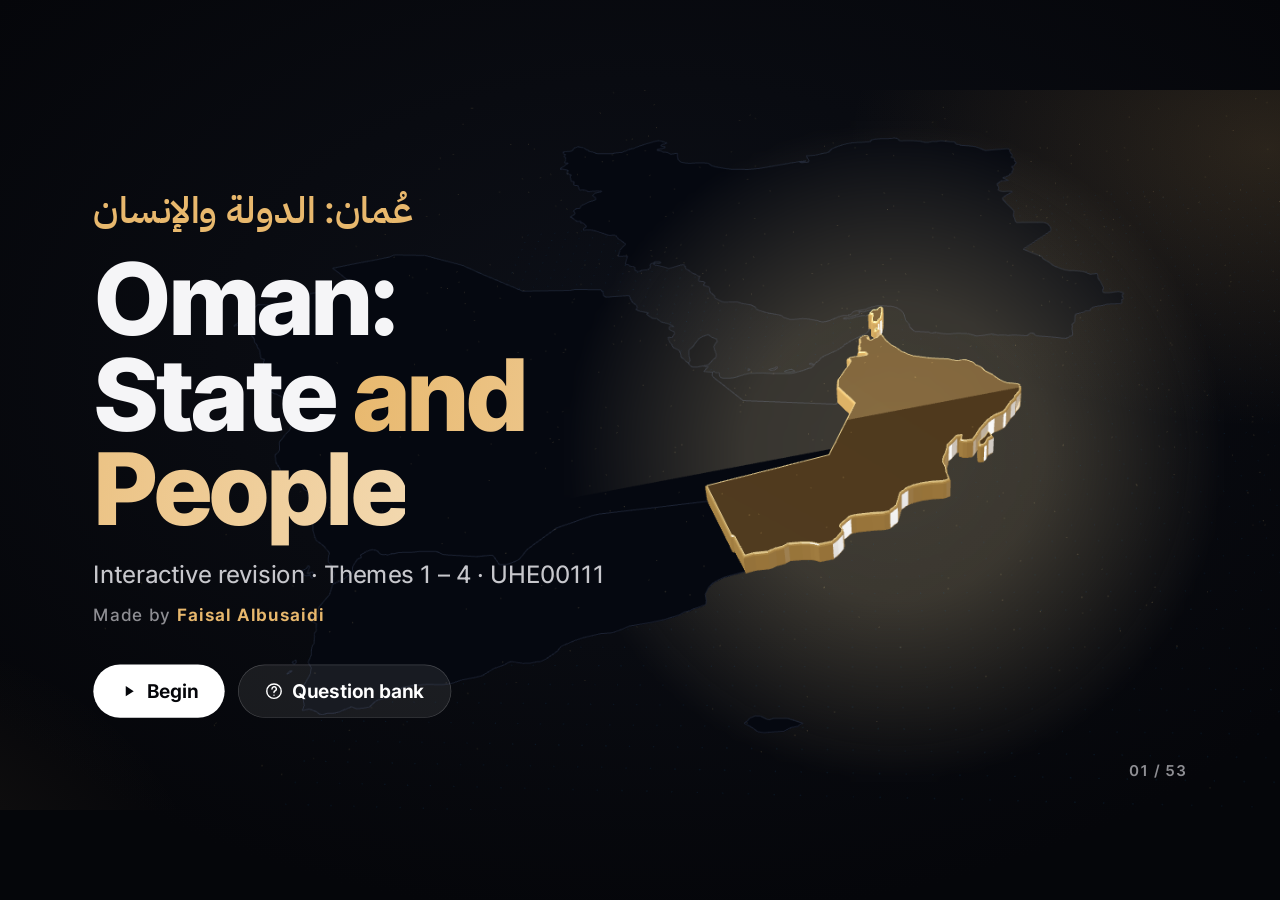
<file: index.html>
<!doctype html>
<html lang="en">
<head>
<meta charset="utf-8">
<meta name="viewport" content="width=device-width,initial-scale=1">
<title>Oman: State and People</title>
<meta name="author" content="Faisal Albusaidi">
<meta name="description" content="Interactive revision presentation for Oman: State and People (UHE00111) — Themes 1 to 4.">
<link rel="icon" href="data:image/svg+xml,%3Csvg xmlns='http://www.w3.org/2000/svg' viewBox='0 0 64 64'%3E%3Crect width='64' height='64' rx='14' fill='%2305060a'/%3E%3Cpath d='M18 46V20l8 4v22M34 46V18l12 8v20' stroke='%23e8b86d' stroke-width='5' fill='none' stroke-linejoin='round'/%3E%3C/svg%3E">
<link rel="preload" href="assets/fonts/inter-var.woff2" as="font" type="font/woff2" crossorigin>
<link rel="stylesheet" href="css/deck.css?v=1793564796">
</head>
<body>
<!-- ============ icon sprite ============ -->
<svg width="0" height="0" style="position:absolute" aria-hidden="true">
 <defs>
  <g id="g" fill="none" stroke="currentColor" stroke-width="1.8" stroke-linecap="round" stroke-linejoin="round"></g>
 </defs>
 <symbol id="i-belief" viewBox="0 0 24 24"><path d="M20 14.5A8 8 0 1 1 9.5 4a6.5 6.5 0 0 0 10.5 10.5z" fill="none" stroke="currentColor" stroke-width="1.8" stroke-linejoin="round"/><path d="M17 4l.6 1.6 1.6.6-1.6.6L17 8.4l-.6-1.6-1.6-.6 1.6-.6z" fill="currentColor"/></symbol>
 <symbol id="i-lang" viewBox="0 0 24 24"><path d="M21 12a8 8 0 0 1-11.6 7.1L4 20l1-4.6A8 8 0 1 1 21 12z" fill="none" stroke="currentColor" stroke-width="1.8" stroke-linejoin="round"/><path d="M8.5 12h.01M12 12h.01M15.5 12h.01" stroke="currentColor" stroke-width="2.6" stroke-linecap="round"/></symbol>
 <symbol id="i-fort" viewBox="0 0 24 24"><path d="M3 21h18M5 21V9l2-1V5h2v2h2V5h2v2h2V5h2v3l2 1v12M10 21v-4a2 2 0 0 1 4 0v4" fill="none" stroke="currentColor" stroke-width="1.8" stroke-linejoin="round" stroke-linecap="round"/></symbol>
 <symbol id="i-mountain" viewBox="0 0 24 24"><path d="M2 20l7-11 4 6 3-4 6 9z" fill="none" stroke="currentColor" stroke-width="1.8" stroke-linejoin="round"/></symbol>
 <symbol id="i-dunes" viewBox="0 0 24 24"><circle cx="17" cy="6" r="2.5" fill="none" stroke="currentColor" stroke-width="1.8"/><path d="M2 18c3-3 6-3 9 0s6 3 11 0M2 13c3-3 6-3 9 0" fill="none" stroke="currentColor" stroke-width="1.8" stroke-linecap="round"/></symbol>
 <symbol id="i-wave" viewBox="0 0 24 24"><path d="M2 9c2.5-2 5-2 7.5 0s5 2 7.5 0 3-1.5 5-1M2 15c2.5-2 5-2 7.5 0s5 2 7.5 0 3-1.5 5-1" fill="none" stroke="currentColor" stroke-width="1.8" stroke-linecap="round"/></symbol>
 <symbol id="i-palm" viewBox="0 0 24 24"><path d="M12 22V11M12 11C10 8 6 7 3 8M12 11c2-3 6-4 9-3M12 11c-1-3-4-6-7-6M12 11c1-3 4-6 7-6" fill="none" stroke="currentColor" stroke-width="1.8" stroke-linecap="round"/></symbol>
 <symbol id="i-water" viewBox="0 0 24 24"><path d="M12 3s6 6.5 6 11a6 6 0 0 1-12 0c0-4.5 6-11 6-11z" fill="none" stroke="currentColor" stroke-width="1.8" stroke-linejoin="round"/></symbol>
 <symbol id="i-fish" viewBox="0 0 24 24"><path d="M2 12c3-4 8-5 12-3l5-3v12l-5-3c-4 2-9 1-12-3z" fill="none" stroke="currentColor" stroke-width="1.8" stroke-linejoin="round"/><circle cx="7" cy="11" r="1" fill="currentColor"/></symbol>
 <symbol id="i-users" viewBox="0 0 24 24"><g fill="none" stroke="currentColor" stroke-width="1.8" stroke-linecap="round"><circle cx="9" cy="7" r="4"/><path d="M16 21v-2a4 4 0 0 0-4-4H6a4 4 0 0 0-4 4v2M22 21v-2a4 4 0 0 0-3-3.9M16 3.1a4 4 0 0 1 0 7.8"/></g></symbol>
 <symbol id="i-flag" viewBox="0 0 24 24"><path d="M5 22V3M5 4h13l-2.5 4L18 12H5" fill="none" stroke="currentColor" stroke-width="1.8" stroke-linejoin="round" stroke-linecap="round"/></symbol>
 <symbol id="i-music" viewBox="0 0 24 24"><g fill="none" stroke="currentColor" stroke-width="1.8"><path d="M9 18V5l12-2v13"/><circle cx="6" cy="18" r="3"/><circle cx="18" cy="16" r="3"/></g></symbol>
 <symbol id="i-shield" viewBox="0 0 24 24"><path d="M12 22s8-4 8-10V5l-8-3-8 3v7c0 6 8 10 8 10z" fill="none" stroke="currentColor" stroke-width="1.8" stroke-linejoin="round"/></symbol>
 <symbol id="i-vote" viewBox="0 0 24 24"><path d="M3 12h18v9H3zM7 12V4h10v8M9.5 8l1.8 1.8L15 6" fill="none" stroke="currentColor" stroke-width="1.8" stroke-linejoin="round" stroke-linecap="round"/></symbol>
 <symbol id="i-work" viewBox="0 0 24 24"><path d="M3 7h18v13H3zM8 7V4h8v3M3 13h18" fill="none" stroke="currentColor" stroke-width="1.8" stroke-linejoin="round"/></symbol>
 <symbol id="i-building" viewBox="0 0 24 24"><path d="M3 21h18M5 21V8l7-5 7 5v13M9 21v-6h6v6" fill="none" stroke="currentColor" stroke-width="1.8" stroke-linejoin="round"/></symbol>
 <symbol id="i-scale" viewBox="0 0 24 24"><path d="M12 3v18M6 21h12M3 7h18M6 7l-3 7a3 3 0 0 0 6 0zM18 7l-3 7a3 3 0 0 0 6 0z" fill="none" stroke="currentColor" stroke-width="1.8" stroke-linejoin="round"/></symbol>
 <symbol id="i-coins" viewBox="0 0 24 24"><path d="M4 7c0-1.7 3.6-3 8-3s8 1.3 8 3-3.6 3-8 3-8-1.3-8-3zM4 7v5c0 1.7 3.6 3 8 3s8-1.3 8-3V7M4 12v5c0 1.7 3.6 3 8 3s8-1.3 8-3v-5" fill="none" stroke="currentColor" stroke-width="1.8"/></symbol>
 <symbol id="i-heart" viewBox="0 0 24 24"><path d="M12 21s-8-5-8-11a4.5 4.5 0 0 1 8-2.8A4.5 4.5 0 0 1 20 10c0 6-8 11-8 11z" fill="none" stroke="currentColor" stroke-width="1.8" stroke-linejoin="round"/></symbol>
 <symbol id="i-ship" viewBox="0 0 24 24"><path d="M2 20c2 1 4 1 6 0s4-1 6 0 4 1 6 0M4 17l-1-5h18l-2 5M12 12V3l6 6h-6" fill="none" stroke="currentColor" stroke-width="1.8" stroke-linejoin="round" stroke-linecap="round"/></symbol>
 <symbol id="i-car" viewBox="0 0 24 24"><g fill="none" stroke="currentColor" stroke-width="1.8" stroke-linejoin="round"><path d="M3 16v-4l2-5h14l2 5v4zM5 16v3M19 16v3"/><circle cx="7.5" cy="13" r=".8" fill="currentColor"/><circle cx="16.5" cy="13" r=".8" fill="currentColor"/></g></symbol>
 <symbol id="i-walk" viewBox="0 0 24 24"><g fill="none" stroke="currentColor" stroke-width="1.8" stroke-linecap="round" stroke-linejoin="round"><circle cx="13" cy="4" r="2"/><path d="M8 21l3-7 3 3v4M11 14l-.5-5 4 2 3 1M10.5 9L7 11l-1 3"/></g></symbol>
 <symbol id="i-msg" viewBox="0 0 24 24"><path d="M4 4h16v12H8l-4 4z" fill="none" stroke="currentColor" stroke-width="1.8" stroke-linejoin="round"/></symbol>
 <symbol id="i-home" viewBox="0 0 24 24"><path d="M3 11l9-7 9 7v10H3zM9 21v-6h6v6" fill="none" stroke="currentColor" stroke-width="1.8" stroke-linejoin="round"/></symbol>
 <symbol id="i-book" viewBox="0 0 24 24"><path d="M2 5h7a3 3 0 0 1 3 3v13a2.5 2.5 0 0 0-2.5-2.5H2zM22 5h-7a3 3 0 0 0-3 3v13a2.5 2.5 0 0 1 2.5-2.5H22z" fill="none" stroke="currentColor" stroke-width="1.8" stroke-linejoin="round"/></symbol>
 <symbol id="i-health" viewBox="0 0 24 24"><path d="M4 4h16v16H4zM12 8v8M8 12h8" fill="none" stroke="currentColor" stroke-width="1.8" stroke-linejoin="round" stroke-linecap="round"/></symbol>
 <symbol id="i-road" viewBox="0 0 24 24"><path d="M8 3L4 21M16 3l4 18M12 4v3M12 10.5v3M12 17v3" fill="none" stroke="currentColor" stroke-width="1.8" stroke-linecap="round"/></symbol>
 <symbol id="i-signal" viewBox="0 0 24 24"><g fill="none" stroke="currentColor" stroke-width="1.8" stroke-linecap="round"><path d="M2 9a15 15 0 0 1 20 0M5 13a10 10 0 0 1 14 0M8.5 16.5a5 5 0 0 1 7 0"/><circle cx="12" cy="20" r="1" fill="currentColor"/></g></symbol>
 <symbol id="i-cap" viewBox="0 0 24 24"><path d="M2 9l10-5 10 5-10 5zM6 11v5c3 2 9 2 12 0v-5M22 9v6" fill="none" stroke="currentColor" stroke-width="1.8" stroke-linejoin="round" stroke-linecap="round"/></symbol>
 <symbol id="i-bulb" viewBox="0 0 24 24"><path d="M9 18h6M10 21h4M12 3a6 6 0 0 0-4 10.5c.8.8 1 1.5 1 2.5h6c0-1 .2-1.7 1-2.5A6 6 0 0 0 12 3z" fill="none" stroke="currentColor" stroke-width="1.8" stroke-linejoin="round" stroke-linecap="round"/></symbol>
 <symbol id="i-globe" viewBox="0 0 24 24"><g fill="none" stroke="currentColor" stroke-width="1.8"><circle cx="12" cy="12" r="9"/><path d="M3 12h18M12 3c3 3 3 15 0 18M12 3c-3 3-3 15 0 18"/></g></symbol>
 <symbol id="i-hand" viewBox="0 0 24 24"><path d="M2 11l4-4 4 2 3-2 4 1 5 3M2 11l7 7 2-1 2 2 2-1 2 1 4-5M9 12l3 3" fill="none" stroke="currentColor" stroke-width="1.8" stroke-linejoin="round" stroke-linecap="round"/></symbol>
 <symbol id="i-pot" viewBox="0 0 24 24"><path d="M4 10h16v3a8 8 0 0 1-16 0zM2 10h20M9 6.5c0-1 1-1 1-2.5M14 6.5c0-1 1-1 1-2.5" fill="none" stroke="currentColor" stroke-width="1.8" stroke-linejoin="round" stroke-linecap="round"/></symbol>
 <symbol id="i-trophy" viewBox="0 0 24 24"><path d="M8 4h8v5a4 4 0 0 1-8 0zM8 6H4a3 3 0 0 0 4 4M16 6h4a3 3 0 0 1-4 4M12 13v4M8 21h8M9 17h6v4H9z" fill="none" stroke="currentColor" stroke-width="1.8" stroke-linejoin="round" stroke-linecap="round"/></symbol>
 <symbol id="i-gem" viewBox="0 0 24 24"><path d="M6 3h12l4 6-10 12L2 9zM2 9h20M12 21L8 9l4-6 4 6z" fill="none" stroke="currentColor" stroke-width="1.8" stroke-linejoin="round"/></symbol>
 <symbol id="i-tool" viewBox="0 0 24 24"><path d="M15 3l6 6-3 3-6-6zM12 6L3 15l6 6 9-9" fill="none" stroke="currentColor" stroke-width="1.8" stroke-linejoin="round"/></symbol>
 <symbol id="i-spark" viewBox="0 0 24 24"><path d="M12 2l2.2 6.8L21 11l-6.8 2.2L12 20l-2.2-6.8L3 11l6.8-2.2z" fill="none" stroke="currentColor" stroke-width="1.8" stroke-linejoin="round"/></symbol>
 <symbol id="i-museum" viewBox="0 0 24 24"><path d="M3 21h18M4 10h16M12 3l9 7H3zM6 10v8M10 10v8M14 10v8M18 10v8" fill="none" stroke="currentColor" stroke-width="1.8" stroke-linejoin="round"/></symbol>
 <symbol id="i-check" viewBox="0 0 24 24"><path d="M4 12l5 5L20 6" fill="none" stroke="currentColor" stroke-width="2.4" stroke-linecap="round" stroke-linejoin="round"/></symbol>
 <symbol id="i-x" viewBox="0 0 24 24"><path d="M6 6l12 12M18 6L6 18" fill="none" stroke="currentColor" stroke-width="2.4" stroke-linecap="round"/></symbol>
 <symbol id="i-chart" viewBox="0 0 24 24"><path d="M3 3v18h18M7 15l4-4 3 3 6-6" fill="none" stroke="currentColor" stroke-width="1.8" stroke-linejoin="round" stroke-linecap="round"/></symbol>
 <symbol id="i-truck" viewBox="0 0 24 24"><g fill="none" stroke="currentColor" stroke-width="1.8" stroke-linejoin="round"><path d="M2 6h11v10H2zM13 9h4l4 4v3h-8"/><circle cx="6" cy="18" r="2"/><circle cx="17" cy="18" r="2"/></g></symbol>
 <symbol id="i-sun" viewBox="0 0 24 24"><g fill="none" stroke="currentColor" stroke-width="1.8" stroke-linecap="round"><circle cx="12" cy="12" r="4"/><path d="M12 2v2M12 20v2M2 12h2M20 12h2M4.9 4.9l1.4 1.4M17.7 17.7l1.4 1.4M4.9 19.1l1.4-1.4M17.7 6.3l1.4-1.4"/></g></symbol>
 <symbol id="i-factory" viewBox="0 0 24 24"><path d="M2 21V10l6 4V10l6 4V5h8v16zM6 18h2M11 18h2M17 18h2" fill="none" stroke="currentColor" stroke-width="1.8" stroke-linejoin="round" stroke-linecap="round"/></symbol>
 <symbol id="i-plane" viewBox="0 0 24 24"><path d="M21 3L3 10.5l7 2.5 2.5 7z" fill="none" stroke="currentColor" stroke-width="1.8" stroke-linejoin="round"/></symbol>
 <symbol id="i-arrow" viewBox="0 0 24 24"><path d="M5 12h14M13 6l6 6-6 6" fill="none" stroke="currentColor" stroke-width="2" stroke-linecap="round" stroke-linejoin="round"/></symbol>
 <symbol id="i-play" viewBox="0 0 24 24"><path d="M8 5v14l11-7z" fill="currentColor"/></symbol>
 <symbol id="i-quiz" viewBox="0 0 24 24"><g fill="none" stroke="currentColor" stroke-width="2" stroke-linecap="round"><circle cx="12" cy="12" r="10"/><path d="M9.2 9a3 3 0 1 1 4 2.8c-.7.3-1.2.9-1.2 1.7V14M12 17.5h.01"/></g></symbol>
 <symbol id="i-crown" viewBox="0 0 24 24"><path d="M3 18h18M4 15L3 6l5 4 4-6 4 6 5-4-1 9z" fill="none" stroke="currentColor" stroke-width="1.8" stroke-linejoin="round"/></symbol>
 <symbol id="i-anchor" viewBox="0 0 24 24"><g fill="none" stroke="currentColor" stroke-width="1.8" stroke-linecap="round"><circle cx="12" cy="5" r="2"/><path d="M12 7v14M5 13H3a9 9 0 0 0 18 0h-2M8 11h8"/></g></symbol>
</svg>

<div id="viewport">
<div id="stage">
<div id="progress"></div>
<div id="brand">Made by <b>Faisal Albusaidi</b></div>
<div id="chapter"></div>
<div id="counter"></div>
<div id="pop"></div>

<!-- =====================================================
     COVER
     ===================================================== -->
<section class="slide" id="s-cover" data-theme="0" data-chrome="off" data-title="Oman: State and People"
 data-notes="Welcome. This deck revises all four themes of UHE00111 (plus Theme 3A).|Arrow keys / clicker to move · hover any underlined item or (+) for detail · O = overview · P = presenter notes · Q = quiz.">
  <div class="canvas-host" data-scene="oman" data-opts='{"spin":true,"dist":21,"look":[-6.3,-0.2,0],"tilt":0.9}'></div>
  <div class="cover-title over">
    <span class="ar rv" lang="ar">عُمان: الدولة والإنسان</span>
    <h1 class="display rv">Oman:<br>State <em>and People</em></h1>
    <p class="sub rv">Interactive revision · Themes 1 – 4 · UHE00111</p>
    <p class="credit rv">Made by <b>Faisal Albusaidi</b></p>
    <div class="btns rv">
      <button class="btn" data-goto="s-agenda"><svg><use href="#i-play"/></svg>Begin</button>
      <a class="btn ghost" href="quiz.html" target="_blank" rel="noopener"><svg><use href="#i-quiz"/></svg>Question bank</a>
    </div>
  </div>
</section>

<!-- AGENDA -->
<section class="slide" id="s-agenda" data-theme="0" data-title="Five themes, one nation"
 data-notes="Roadmap: identity → belonging & citizenship → history before 1970 → Sultan Qaboos’ thought → the renewed renaissance under Sultan Haitham.|Click any card to jump to that theme.">
  <div class="eyebrow rv">The journey</div>
  <h2 class="title rv">Five themes. <em>One nation.</em></h2>
  <div class="agenda">
    <div class="card rv" style="--accent:var(--t1)" data-goto="t1-hero"><div class="big">01</div><div><span class="k">Theme 1</span><h3>Omani Identity</h3></div></div>
    <div class="card rv" style="--accent:var(--t2)" data-goto="t2-hero"><div class="big">02</div><div><span class="k">Theme 2</span><h3>Belonging, Loyalty &amp; Citizenship</h3></div></div>
    <div class="card rv" style="--accent:var(--t3a)" data-goto="t3a-hero"><div class="big">3A</div><div><span class="k">Theme 3A</span><h3>Contemporary Omani Renaissance</h3></div></div>
    <div class="card rv" style="--accent:var(--t3b)" data-goto="t3b-hero"><div class="big">3B</div><div><span class="k">Theme 3B</span><h3>Authenticity &amp; Modernity</h3></div></div>
    <div class="card rv" style="--accent:var(--t4)" data-goto="t4-hero"><div class="big">04</div><div><span class="k">Theme 4</span><h3>The Renewed Renaissance</h3></div></div>
  </div>
</section>

<!-- =====================================================
     THEME 1 — OMANI IDENTITY
     ===================================================== -->
<section class="slide hero" id="t1-hero" data-theme="1" data-title="Theme 1 · Omani Identity"
 data-notes="Theme 1 explains what Omani identity is and what shapes it: environment, heritage & history, and cultural diversity.|Quote: Sultan Qaboos, 1975 — Islam placed above all other considerations; religious education in schools, barracks and society.">
  <div class="bgimg"><img src="assets/img/cover-art.jpg" alt=""></div>
  <div class="center" style="align-items:flex-start;text-align:left">
    <div class="num rv">01</div>
    <h1 class="display rv" style="font-size:130px">Omani <em>Identity</em></h1>
    <p class="q rv">“We are Muslim people who take pride in our Islam and our faith…”<small>Sultan Qaboos bin Said, 1975</small></p>
  </div>
</section>

<section class="slide vc" id="t1-names" data-theme="1" data-title="One land, many names"
 data-notes="Each name reflects a historical or geographical dimension.|Magan — Sumerians: copper mines & maritime trade.|Mazoon — Persians (Sasanians): abundant water, flowing springs; linked to the meaning of rain clouds.|Omanon Emporion — Greek geographers: seafaring & trade.|Sultanate of Oman and Zanzibar — 18th–19th c., when Oman ruled Zanzibar.|Sultanate of Muscat and Oman — Al Busaidi era (dynasty founded by Ahmed bin Said, 1744).|Sultanate of Oman — official name in the modern era under Sultan Qaboos: sovereignty, unity, modern identity.">
  <div class="eyebrow rv">Name &amp; significance</div>
  <h2 class="title rv">One land, <em>many names</em></h2>
  <div class="tl rv" style="margin-top:90px">
    <div class="fillbar"></div>
    <div class="node hot" data-dtitle="Magan" data-detail="Name used by the ancient Sumerians.|Linked to Oman’s copper mines and its maritime trade." data-src="Theme 1, Name and its significance"><div class="dot">1</div><div class="yr">Sumerians</div><div class="nm">Magan</div><div class="ds">Copper &amp; sea trade</div></div>
    <div class="node hot" data-dtitle="Mazoon" data-detail="Name used by the Persians (Sasanians).|Derived from the abundance of water and flowing springs — the word is linked to the meaning of rain clouds." data-src="Theme 1"><div class="dot">2</div><div class="yr">Persians</div><div class="nm">Mazoon</div><div class="ds">Abundant water</div></div>
    <div class="node hot" data-dtitle="Omanon Emporion" data-detail="Used by Greek geographers (Ptolemy wrote ‘Omanon emporion’; Pliny ‘Omana’).|Reflects Oman’s seafaring and trade." data-src="Theme 1; Ptolemy, Geography"><div class="dot">3</div><div class="yr">Greeks</div><div class="nm">Omanon Emporion</div><div class="ds">Seafaring &amp; trade</div></div>
    <div class="node hot" data-dtitle="Sultanate of Oman and Zanzibar" data-detail="Used in the 18th–19th centuries, when Oman controlled its own territory and the East African island of Zanzibar." data-src="Theme 1"><div class="dot">4</div><div class="yr">18th–19th c.</div><div class="nm">Oman &amp; Zanzibar</div><div class="ds">East African reach</div></div>
    <div class="node hot" data-dtitle="Sultanate of Muscat and Oman" data-detail="The course links this name to the rise of the Al Busaidi dynasty under Ahmed bin Said Al Busaidi (1744).|It remained the official name until 1970." data-src="Theme 1"><div class="dot">5</div><div class="yr">Al Busaidi era</div><div class="nm">Muscat &amp; Oman</div><div class="ds">Since 1744 dynasty</div></div>
    <div class="node hot" data-dtitle="Sultanate of Oman" data-detail="Official name in the modern era, adopted under Sultan Qaboos bin Said (1970).|Reflects sovereignty, unity and the state’s modern identity." data-src="Theme 1"><div class="dot">6</div><div class="yr">1970 →</div><div class="nm">Sultanate of Oman</div><div class="ds">Sovereignty &amp; unity</div></div>
  </div>
</section>

<section class="slide" id="t1-identity" data-theme="1" data-title="The concept of identity"
 data-notes="Identity of any nation = the attributes that distinguish it from other nations and express its civilizational character (Zayed, 2023).|National identity = the feeling of belonging to a nation or state; a sense of unity and affiliation with a homeland.|Identity always consists of three fundamental elements: belief, language, heritage.">
  <div class="canvas-host" data-scene="orbit" style="left:760px" data-opts='{"core":"Identity","coreDetail":"Attributes that distinguish a nation from others and express its civilizational character (Zayed, 2023).","items":[{"label":"Belief","detail":"Faith and values — for Oman, rooted in Islam."},{"label":"Language","detail":"Arabic — a core marker of Omani and Arab identity."},{"label":"Heritage","detail":"History, customs, traditions and cultural legacy passed between generations."}]}'></div>
  <div class="col over" style="height:100%;max-width:760px">
    <div class="eyebrow rv">The concept of identity</div>
    <h2 class="title rv">What makes a nation <em>itself</em></h2>
    <ul class="pts">
      <li class="rv">Attributes that distinguish a nation</li>
      <li class="rv">National identity = belonging to a homeland</li>
      <li class="rv">Three elements: <b>belief · language · heritage</b></li>
    </ul>
    <p class="note rv">Zayed, 2023</p>
  </div>
</section>

<section class="slide" id="t1-env" data-theme="1" data-title="Environmental diversity"
 data-notes="Oman’s landscapes — deserts, mountains, coastal zones, fertile plains — shaped cultural identity, instilling adaptability and sustainability.|Omani identity covers land, geography, history, heritage, customs, traditions, morals and popular beliefs.|It extends from the Strait of Hormuz (Musandam, Arabian Gulf) in the north to Ras Darbat Ali (Dhofar, Arabian Sea) in the south; a legacy from prehistory to today.|Course text writes ‘Ali Strait’ — the place is Ras Darbat Ali.">
  <div class="canvas-host" data-scene="oman" data-opts='{"dist":15.5,"look":[-4.2,-0.6,0],"tilt":0.85,"markers":[{"lon":56.25,"lat":26.35,"label":"Strait of Hormuz · Musandam","color":"#ffffff","detail":"Northern edge of Omani geography, on the Arabian Gulf.","dtitle":"Strait of Hormuz"},{"lon":52.7,"lat":16.65,"label":"Ras Darbat Ali · Dhofar","color":"#ffffff","h":0.5,"dy":-1.25,"detail":"Southern edge, on the Arabian Sea at the border with Yemen. (Course text: ‘Ali Strait’.)","dtitle":"Ras Darbat Ali"},{"lon":57.4,"lat":23.1,"label":"Mountains","color":"#e8b86d","h":1.6,"detail":"Al Hajar Mountains — the rugged spine of northern Oman."},{"lon":58.7,"lat":21.9,"label":"Desert","color":"#f2a65a","detail":"Sand seas such as the Sharqiyah (Wahiba) Sands."},{"lon":57.75,"lat":19.65,"label":"Coast","color":"#4fc3f7","h":0.9,"detail":"Long coastlines on the Gulf of Oman and the Arabian Sea — fishing and sea trade."},{"lon":54.1,"lat":17.1,"label":"Fertile plain","color":"#3ddc97","h":1.7,"detail":"Plains such as the Salalah plain in Dhofar."}]}'></div>
  <div class="col over" style="height:100%;max-width:720px">
    <div class="eyebrow rv">Environmental diversity</div>
    <h2 class="title rv">Shaped by <em>the land</em></h2>
    <div class="pills rv" style="margin-bottom:40px"><span class="pill">Deserts</span><span class="pill">Mountains</span><span class="pill">Coasts</span><span class="pill">Fertile plains</span></div>
    <ul class="pts">
      <li class="rv hot" data-dtitle="Deep connection" data-detail="Environmental richness fostered a deep connection between Omanis and their surroundings, instilling adaptability and sustainability." data-src="Theme 1">Adaptability &amp; sustainability</li>
      <li class="rv hot" data-dtitle="From Hormuz to Dhofar" data-detail="Omani identity extends across Omani geography — from the Strait of Hormuz in Musandam (north) to Ras Darbat Ali in Dhofar (south)." data-src="Theme 1">From Hormuz to Dhofar</li>
    </ul>
  </div>
</section>

<section class="slide" id="t1-demo" data-theme="1" data-title="Demographic indicators"
 data-notes="Course: population exceeds 4.5 million — about 60% Omani, 40% expatriates.|Urbanization: over 80% live in urban areas — especially Muscat, Sohar, Salalah.|Urban growth puts pressure on water and land → sustainable urban planning needed.|Toggle shows the latest NCSI figure (end-2025: 5.36 M; 56.7% Omani / 43.3% expatriate). Exams use the course numbers.">
  <div class="split wide-r">
    <div class="col">
      <div class="eyebrow rv">Demographic indicators</div>
      <h2 class="title rv">A nation <em>on the move</em></h2>
      <div class="row rv" style="gap:70px;margin:10px 0 40px">
        <div class="stat"><div class="n"><span class="count" data-to="4.5" data-dec="1">0</span><small>M+</small></div><div class="l">Population (course)</div></div>
        <div class="stat"><div class="n"><span class="count" data-to="80">0</span><small>%+</small></div><div class="l">Live in cities</div></div>
      </div>
      <div class="pills rv" style="margin-bottom:34px"><span class="pill hot" data-detail="Capital and largest urban area." data-dtitle="Muscat">Muscat</span><span class="pill hot" data-dtitle="Sohar" data-detail="Major urban centre of Al Batinah North.">Sohar</span><span class="pill hot" data-dtitle="Salalah" data-detail="Main city of Dhofar Governorate in the south.">Salalah</span></div>
      <ul class="pts compact"><li class="rv hot" data-dtitle="Why it matters" data-detail="Urban growth exerts pressure on natural resources such as water and land, so sustainable urban planning is necessary." data-src="Theme 1">Pressure on water &amp; land</li></ul>
    </div>
    <div class="col" style="align-items:center">
      <svg class="donut rv" id="donut-pop" style="width:600px;height:600px" data-legend="donut-note"
        data-sets='[{"v":[60,40],"l":["Omani nationals","Expatriates"],"c":["#e8b86d","#4f5668"],"note":"Course text"},{"v":[56.7,43.3],"l":["Omani nationals","Expatriates"],"c":["#e8b86d","#4f5668"],"note":"NCSI · end of 2025 · total 5.36 M"}]'></svg>
      <div class="seg rv" style="margin-top:26px">
        <button class="on" data-act="" data-donut="donut-pop" data-set="0">Course data</button>
        <button data-act="" data-donut="donut-pop" data-set="1">Latest · NCSI 2025</button>
      </div>
      <p class="note" id="donut-note" style="margin-top:16px">Course text</p>
    </div>
  </div>
</section>

<section class="slide" id="t1-living" data-theme="1" data-title="Living with the environment"
 data-notes="Inhabitants traditionally kept a strong relationship with the environment, especially rural and coastal communities.|Falaj irrigation, date-palm cultivation and sustainable fishing are integral to Omani heritage.">
  <div class="center">
    <div class="eyebrow rv">Inhabitants &amp; environment</div>
    <h2 class="title rv">Living <em>with</em> the land</h2>
    <div class="grid-3" style="width:1500px;margin-top:40px;text-align:left">
      <div class="card lift rv hot" data-dtitle="Falaj irrigation" data-detail="Traditional channels (aflaj) that carry water to villages and farms — a hallmark of rural Oman." data-src="Theme 1"><div class="ic"><svg><use href="#i-water"/></svg></div><h3>Falaj irrigation</h3><p>Sharing water</p></div>
      <div class="card lift rv hot" data-dtitle="Date palm cultivation" data-detail="Date palms sustained families and trade; integral to Omani heritage." data-src="Theme 1"><div class="ic"><svg><use href="#i-palm"/></svg></div><h3>Date palms</h3><p>Sustaining life</p></div>
      <div class="card lift rv hot" data-dtitle="Sustainable fishing" data-detail="Coastal communities have long lived from the sea through sustainable fishing." data-src="Theme 1"><div class="ic"><svg><use href="#i-fish"/></svg></div><h3>Sustainable fishing</h3><p>Living from the sea</p></div>
    </div>
    <p class="lead rv" style="margin-top:56px">Strongest in <b style="color:#fff">rural</b> &amp; <b style="color:#fff">coastal</b> communities</p>
  </div>
</section>

<section class="slide" id="t1-family" data-theme="1" data-title="Family & social institutions"
 data-notes="The family is the bedrock of Omani society — safeguarding social values, cultural heritage and national identity.|The extended family remains robust: parents, children, grandparents, even distant relatives.|The Majlis (gathering place): community discourse, conflict resolution, reinforcing shared customs.|Other social institutions: religious establishments, tribal frameworks, neighbourhood councils → social cohesion and mutual support.">
  <div class="split wide-l">
    <div class="col">
      <div class="eyebrow rv">Family &amp; social institutions</div>
      <h2 class="title rv">The family is <em>the bedrock</em></h2>
      <ul class="pts">
        <li class="rv">Guards values, heritage &amp; identity</li>
        <li class="rv">Extended family remains strong</li>
        <li class="rv hot" data-dtitle="The Majlis" data-detail="A gathering place that serves as a platform for community discourse, conflict resolution and the reinforcement of shared customs." data-src="Theme 1">Majlis: dialogue &amp; shared customs</li>
      </ul>
    </div>
    <div class="col" style="align-items:center">
      <div class="conc rv">
        <div class="ring r1 hot" data-dtitle="Social institutions" data-detail="Religious establishments, tribal frameworks and neighbourhood councils — all contribute to social cohesion and mutual support." data-src="Theme 1"><span>Social institutions</span></div>
        <div class="ring r2 hot" data-dtitle="Majlis" data-detail="Strengthens family bonds: community discourse, conflict resolution, shared customs." data-src="Theme 1"><span>Majlis</span></div>
        <div class="ring r3 hot" data-dtitle="Extended family" data-detail="Close-knit relationships between parents, children, grandparents and even distant relatives." data-src="Theme 1"><span>Extended family</span></div>
        <div class="core hot" data-dtitle="Family" data-detail="The bedrock of Omani society — safeguarding social values, cultural heritage and national identity." data-src="Theme 1">Family</div>
      </div>
    </div>
  </div>
</section>

<section class="slide" id="t1-heritage" data-theme="1" data-title="Heritage & history"
 data-notes="Heritage and history laid the foundations of Omani identity; enduring values govern the state and its interaction with others.|Sultan Qaboos, opening of Majlis Oman, 2011: tolerance, kindness, good treatment of others, rejection of hatred and discord; instil values from early childhood (home, school, mosque) so citizens are immune to extremist ideas.|Three pairs: constants & variables; authenticity & modernity; tolerance & acceptance of others (from maritime trade with diverse cultures).">
  <div class="center">
    <p class="quote rv" style="font-size:52px;max-width:1500px">Allah has blessed this country and its people with <span class="accent">tolerance, kindness</span>, good treatment of others, and rejection of hatred and discord.</p>
    <p class="cite rv">Sultan Qaboos bin Said · opening of Majlis Oman, 2011</p>
    <div class="grid-3" style="width:1560px;margin-top:70px;text-align:left">
      <div class="card lift rv hot" data-dtitle="Constants &amp; variables" data-detail="Enduring constants — deeply ingrained traditions, language and customs — blended with variables that show the nation’s capacity to adapt to change." data-src="Theme 1"><span class="k">01</span><h3>Constants &amp; variables</h3><p>Rooted, yet adaptable</p></div>
      <div class="card lift rv hot" data-dtitle="Authenticity &amp; modernity" data-detail="Authenticity: preserved historic architecture, traditional crafts and cultural practices.|Modernity embraced without compromising fundamental values." data-src="Theme 1"><span class="k">02</span><h3>Authenticity &amp; modernity</h3><p>Progress without loss</p></div>
      <div class="card lift rv hot" data-dtitle="Tolerance &amp; acceptance" data-detail="A long history of maritime trade and contact with diverse cultures cultivated tolerance, inclusivity and peaceful coexistence." data-src="Theme 1"><span class="k">03</span><h3>Tolerance &amp; acceptance</h3><p>Open to others</p></div>
    </div>
  </div>
</section>

<section class="slide" id="t1-images" data-theme="1" data-title="Shining images of heritage"
 data-notes="Majestic forts — Bahla, Nizwa, Rustaq — symbols of architectural prowess and historical fortitude.|Traditional souqs like Mutrah Souq embody the commercial spirit and cultural exchange that shaped Oman’s identity.">
  <div class="eyebrow rv">Shining images</div>
  <h2 class="title rv">Stone that <em>remembers</em></h2>
  <div style="display:grid;grid-template-columns:1.5fr 1fr 1fr;grid-template-rows:300px 300px;gap:24px;margin-top:10px">
    <div class="photo kb rv hot" style="grid-row:span 2" data-dtitle="Forts" data-detail="Bahla, Nizwa and Rustaq forts stand as enduring symbols of Oman’s architectural prowess and historical fortitude." data-src="Theme 1"><img src="assets/img/bahla-fort-aerial.jpg" alt="Aerial view of Bahla Fort"><span class="cap">Bahla Fort</span></div>
    <div class="photo kb rv"><img src="assets/img/nizwa-fort.jpg" alt="Nizwa Fort"><span class="cap">Nizwa Fort</span></div>
    <div class="photo kb rv hot" data-dtitle="Mutrah Souq" data-detail="Traditional souqs embody the lively commercial spirit and cultural exchanges that shaped Oman’s unique identity." data-src="Theme 1"><img src="assets/img/mutrah-souq.jpg" alt="Mutrah Souq gate"><span class="cap">Mutrah Souq</span></div>
    <div class="photo kb rv"><img src="assets/img/fort-2.jpg" alt="Omani fort"><span class="cap">Omani fort</span></div>
    <div class="card rv" style="display:flex;flex-direction:column;justify-content:center"><span class="k">Symbols</span><h3 style="font-size:36px">Forts · Bahla, Nizwa, Rustaq</h3><p>Souqs · Mutrah</p></div>
  </div>
</section>

<section class="slide" id="t1-voyages" data-theme="1" data-title="Cultural diplomacy at sea"
 data-notes="Cultural diplomacy = continuous dialogue with the peoples of the world.|Sohar: replica ship without an engine; Muscat → Canton (China). Left Muscat 23 Nov 1980, arrived July 1981 — about 8 months, 6,000 miles. (Course text prints ‘31st November 1981’ — not a real date.)|Fulk Al Salamah: Royal Yacht allocated by Sultan Qaboos for the UNESCO Silk Roads maritime expedition; Venice → Osaka; Oct 1990 – Mar 1991; course: 21 ports incl. Muscat & Salalah (UNESCO counts 27 ports).">
  <div class="canvas-host" data-scene="globe" data-opts='{"focus":[78,14],"dist":17.5,"offsetX":330,"highlight":[[57,21,5]],"routes":[{"group":"sohar","color":"#e8b86d","pts":[[58.6,23.6],[62,21],[68,15],[75.5,11],[78,6.5],[80,5.6],[86,5.5],[95,5.5],[98,5],[101,3],[103.8,1.3],[105,4],[109,10],[112,18],[113.3,22.6]],"dur":6},{"group":"fulk","color":"#4fc3f7","on":false,"pts":[[12.3,45.4],[16,41],[19,38],[23,35.5],[29,32.6],[32.3,31.2],[32.5,29.9],[33.5,27.5],[38,21],[42,14],[43.4,12.6],[47,12.8],[54,16.9],[57,18],[59.5,21.5],[58.6,23.6],[62,21],[68,15],[75.5,11],[80,5.6],[86,5.5],[95,5.5],[101,3],[103.8,1.3],[109,10],[114,20],[121,26],[127,31],[132,33.5],[135.4,34.6]],"dur":8}],"markers":[{"lon":58.6,"lat":23.6,"label":"Muscat","color":"#ffffff"},{"lon":113.3,"lat":23.1,"label":"Canton (Guangzhou)","color":"#e8b86d","group":"sohar"},{"lon":12.3,"lat":45.4,"label":"Venice","color":"#4fc3f7","group":"fulk"},{"lon":54.1,"lat":17.0,"label":"Salalah","color":"#4fc3f7","group":"fulk","dy":-0.42},{"lon":135.4,"lat":34.7,"label":"Osaka","color":"#4fc3f7","group":"fulk"}]}'></div>
  <div class="col over" style="height:100%;max-width:700px">
    <div class="eyebrow rv">Cultural diplomacy</div>
    <h2 class="title rv">Dialogue <em>across oceans</em></h2>
    <div class="seg rv" style="margin-bottom:40px;align-self:flex-start">
      <button class="on" data-act="show sohar;focus 88 14" data-show="sohar">Ship Sohar</button>
      <button data-act="show fulk;focus 75 22" data-show="fulk">Fulk Al Salamah</button>
    </div>
    <div data-panel="sohar">
      <ul class="pts">
        <li class="hot" data-dtitle="Ship Sohar" data-detail="Sailed from Muscat on 23 November 1980 and reached Canton (Guangzhou) in July 1981.|Course text prints ‘31st November 1981’ — November has 30 days; use the voyage facts below." data-src="Theme 1; Oman Observer; Aramco World (1981)">Muscat → Canton, China</li>
        <li><b>~8 months</b> · <b>6,000 miles</b></li>
        <li>No engine — sail only</li>
      </ul>
    </div>
    <div data-panel="fulk" hidden>
      <ul class="pts">
        <li class="hot" data-dtitle="Fulk Al Salamah" data-detail="Sultan Qaboos allocated the Royal Yacht for this voyage, in cooperation with UNESCO.|Course: 21 ports including Muscat and Salalah. UNESCO records 27 historic ports in 16 countries." data-src="Theme 1; UNESCO Silk Roads Programme">Venice → Osaka, Japan</li>
        <li>UNESCO Silk Road study</li>
        <li><b>Oct 1990 – Mar 1991</b></li>
      </ul>
    </div>
  </div>
  <div class="photo rv" style="position:absolute;right:140px;bottom:120px;width:380px;height:170px;z-index:2" data-panel="fulk" hidden><img src="assets/img/royal-yacht.jpg" alt="Royal yacht"></div>
</section>

<section class="slide" id="t1-chairs" data-theme="1" data-title="Sultan Qaboos Scientific Chairs"
 data-notes="A scientific and cultural path that strengthened Oman’s international relations.|16 chairs across 14 universities, east and west (count as of 2017).|Aim: develop human knowledge and encourage dialogue between peoples and civilizations — a world believing in peace, dialogue and cooperation.">
  <div class="center">
    <div class="eyebrow rv" style="justify-content:center">His Majesty Sultan Qaboos Scientific Chairs</div>
    <div class="row rv" style="gap:160px;margin:40px 0 50px">
      <div class="stat"><div class="n" style="font-size:240px"><span class="count" data-to="16">0</span></div><div class="l">Scientific chairs</div></div>
      <div class="stat"><div class="n" style="font-size:240px"><span class="count" data-to="14">0</span></div><div class="l">Universities worldwide</div></div>
    </div>
    <p class="lead rv hot" style="max-width:1200px" data-dtitle="Purpose" data-detail="Develop human knowledge and encourage dialogue between peoples and civilizations, building a world that values peace, dialogue and cooperation.|Distributed across universities in the East and the West." data-src="Theme 1; Oman Observer (2017)">Knowledge &amp; dialogue between <span class="accent">civilizations</span></p>
  </div>
</section>

<section class="slide" id="t1-crossroads" data-theme="1" data-title="Cultural diversity"
 data-notes="Strategic position at the crossroads of Africa, Asia and the Arabian Peninsula → extensive maritime trade with diverse civilizations.|Coexistence of multiple ethnic and tribal groups → a rich mosaic of traditions.|Result: tolerance, openness and harmony became part of the Omani national character.">
  <div class="canvas-host" data-scene="globe" data-opts='{"focus":[52,12],"dist":16,"offsetX":-360,"drift":true,"routes":[{"color":"#3ddc97","mode":"arc","lift":0.22,"width":0.045,"pts":[[25,2],[57,21]],"dur":2.4,"delay":0.8},{"color":"#4fc3f7","mode":"arc","lift":0.22,"width":0.045,"pts":[[95,25],[57,21]],"dur":2.4,"delay":1.2},{"color":"#ff6b6b","mode":"arc","lift":0.16,"width":0.045,"pts":[[43,26],[57,21]],"dur":2.4,"delay":1.6}],"markers":[{"lon":57,"lat":21,"label":"Oman","color":"#e8b86d","big":true},{"lon":25,"lat":2,"label":"Africa","color":"#3ddc97","delay":1.6},{"lon":95,"lat":25,"label":"Asia","color":"#4fc3f7","delay":2},{"lon":43,"lat":26,"label":"Arabian Peninsula","color":"#ff6b6b","delay":2.4}]}'></div>
  <div class="col over" style="height:100%;max-width:720px;margin-left:auto">
    <div class="eyebrow rv">Cultural diversity</div>
    <h2 class="title rv">At the <em>crossroads</em></h2>
    <ul class="pts">
      <li class="rv">Africa · Asia · Arabia</li>
      <li class="rv hot" data-dtitle="Maritime trade" data-detail="Oman engaged in extensive maritime trade interactions with diverse civilizations." data-src="Theme 1">Sea trade with many civilizations</li>
      <li class="rv hot" data-dtitle="A rich mosaic" data-detail="The coexistence of multiple ethnic and tribal groups created a rich mosaic of cultural traditions." data-src="Theme 1">A mosaic of traditions</li>
    </ul>
    <div class="pills rv" style="margin-top:40px"><span class="pill">Tolerance</span><span class="pill">Openness</span><span class="pill">Harmony</span></div>
  </div>
</section>

<section class="slide" id="t1-components" data-theme="1" data-title="Heritage in modern culture"
 data-notes="Strong relationship between heritage and modern Omani culture.|Majlis gatherings, halwa preparation, camel racing, silverwork, maritime practices, traditional crafts continue to thrive, adapted to contemporary life.|Celebrated in national festivals, integrated into education, preserved in museums and local communities → national pride and social cohesion.">
  <div class="split wide-r">
    <div class="col">
      <div class="eyebrow rv">Heritage &amp; culture</div>
      <h2 class="title rv">Heritage, <em>still alive</em></h2>
      <ul class="pts compact">
        <li class="rv ico"><svg><use href="#i-spark"/></svg>National festivals</li>
        <li class="rv ico"><svg><use href="#i-cap"/></svg>Education</li>
        <li class="rv ico"><svg><use href="#i-museum"/></svg>Museums &amp; communities</li>
      </ul>
      <p class="lead rv" style="margin-top:40px">→ Pride &amp; social cohesion</p>
    </div>
    <div class="grid-6">
      <div class="card lift tile rv"><div class="ic"><svg><use href="#i-users"/></svg></div><h3>Majlis</h3></div>
      <div class="card lift tile rv"><div class="ic"><svg><use href="#i-pot"/></svg></div><h3>Halwa</h3></div>
      <div class="card lift tile rv"><div class="ic"><svg><use href="#i-trophy"/></svg></div><h3>Camel racing</h3></div>
      <div class="card lift tile rv"><div class="ic"><svg><use href="#i-gem"/></svg></div><h3>Silverwork</h3></div>
      <div class="card lift tile rv"><div class="ic"><svg><use href="#i-anchor"/></svg></div><h3>Maritime</h3></div>
      <div class="card lift tile rv"><div class="ic"><svg><use href="#i-tool"/></svg></div><h3>Crafts</h3></div>
    </div>
  </div>
</section>

<section class="slide" id="t1-change" data-theme="1" data-title="From tradition to modernity"
 data-notes="Omani culture is the intellectual framework of the identity in interacting with others; the modern state upholds shared living and human heritage.|The move from traditional life to modernity enriched, not diminished, Omani culture.|Influences from Africa, Asia and the Arab world blended with indigenous traditions → a balanced society.|Modern identity: traditional dress, language, customs + global ideas, technology, innovation.">
  <div class="center">
    <div class="eyebrow rv">Social change</div>
    <h2 class="title rv" style="max-width:1500px">Enriched, <em>not diminished</em></h2>
    <div class="vs" style="width:1500px;margin-top:50px;text-align:left">
      <div class="card rv" style="--accent:var(--t1)"><span class="k">Tradition</span><h3>Dress · Language · Customs</h3></div>
      <div class="mid rv">+</div>
      <div class="card rv" style="--accent:var(--t3a)"><span class="k">Modernity</span><h3>Ideas · Technology · Innovation</h3></div>
    </div>
    <p class="lead rv hot" style="margin-top:60px" data-dtitle="A confluence of cultures" data-detail="Influences from Africa, Asia and the Arab world blended harmoniously with indigenous traditions — a balanced society that upholds both heritage and progress." data-src="Theme 1">Africa · Asia · Arab world → <span class="accent">one balanced society</span></p>
  </div>
</section>

<!-- =====================================================
     THEME 2 — BELONGING, LOYALTY & CITIZENSHIP
     ===================================================== -->
<section class="slide hero" id="t2-hero" data-theme="2" data-title="Theme 2 · Belonging, Loyalty & Citizenship"
 data-notes="Three interconnected concepts defining the relationship between citizens and the modern state.|Quote: Sultan Qaboos, 1971 — the people’s loyalty and sincerity call for gratitude and continued effort to raise living standards.">
  <div class="bgimg"><img src="assets/img/children-national-day.jpg" alt=""></div>
  <div class="center" style="align-items:flex-start;text-align:left">
    <div class="num rv">02</div>
    <h1 class="display rv" style="font-size:118px">Belonging, Loyalty<br>&amp; <em>Citizenship</em></h1>
    <p class="q rv">“Wherever we turn in our dear homeland, we find our noble people expressing loyalty and sincerity…”<small>Sultan Qaboos bin Said, 1971</small></p>
  </div>
</section>

<section class="slide" id="t2-three" data-theme="2" data-title="Three linked concepts"
 data-notes="Many affiliations exist in the human psyche, but national loyalty is the overarching umbrella uniting them.|For citizenship to be sound it must be framed in a legal structure — a constitution.|In Oman: the Basic Law of the State (1996) — political identity, rights and duties, principles of governance.">
  <div class="canvas-host" data-scene="rings" style="left:820px" data-opts='{"items":[{"label":"Belonging","color":"#ff6b6b","detail":"An intellectual and emotional attachment to an idea or group."},{"label":"Loyalty","color":"#e8b86d","detail":"Commitment to a group, cause, institution or country — grows with belonging."},{"label":"Citizenship","color":"#4fc3f7","detail":"The legal right to belong to a country — rights and duties framed by law."}]}'></div>
  <div class="col over" style="height:100%;max-width:820px">
    <div class="eyebrow rv">Introduction</div>
    <h2 class="title rv">Three concepts, <em>one bond</em></h2>
    <ul class="pts">
      <li class="rv">National loyalty: the umbrella</li>
      <li class="rv">Citizenship needs a legal frame</li>
      <li class="rv hot" data-dtitle="Basic Law of the State" data-detail="First issued in 1996 (Royal Decree 101/96).|Establishes the political identity of the country, defines citizens’ rights and duties, and sets the principles of governance." data-src="Theme 2">Basic Law of the State · <b>1996</b></li>
    </ul>
  </div>
</section>

<section class="slide vc" id="t2-types" data-theme="2" data-title="Belonging & its types"
 data-notes="Belonging: intellectual and emotional attachment to an idea or group, formed by a willful act → behaviours reflecting it. May arise from home & social context, external factors, or be cultivated independently.|Religious: Basic Law guarantees freedom of belief, bans religious discrimination; Islam is the state religion; Sharia the basis of legislation.|National: connection to homeland, loyalty to state & leadership, love for the people.|Tribal: serves a specific class, not subject to law, leads to withdrawal.|Ethnic/sectarian: claims racial superiority → slavery, colonialism, racial discrimination.">
  <div class="eyebrow rv">First · Belonging</div>
  <h2 class="title rv" style="max-width:1600px">Attachment to an idea <em>or a group</em></h2>
  <div class="grid-4" style="margin-top:50px">
    <div class="card good lift rv hot" data-dtitle="Religious belonging" data-detail="Oman professes sectarian and religious pluralism. The Basic Law guarantees freedom of belief, prohibits religious discrimination and protects religious rites.|Islam is the State religion; Islamic law is the basis of legislation." data-src="Theme 2"><div class="ic"><svg><use href="#i-belief"/></svg></div><h3>Religious</h3><p>Freedom of belief</p></div>
    <div class="card good lift rv hot" data-dtitle="National belonging" data-detail="Connection to the homeland, loyalty to the state and leadership, love for the people and belonging to society — bringing honour, dignity, stability and harmony." data-src="Theme 2"><div class="ic"><svg><use href="#i-flag"/></svg></div><h3>National</h3><p>Homeland &amp; people</p></div>
    <div class="card bad lift rv hot" data-dtitle="Tribal belonging" data-detail="Does not serve everyone’s interests — based on the authority of a specific class, not subject to law, limited to the tribe, leads to withdrawal." data-src="Theme 2"><div class="ic"><svg><use href="#i-x"/></svg></div><h3>Tribal</h3><p>Narrow, outside law</p></div>
    <div class="card bad lift rv hot" data-dtitle="Ethnic / sectarian belonging" data-detail="Based on ideas of racial superiority. Its harms include slavery, colonialism and racial discrimination." data-src="Theme 2"><div class="ic"><svg><use href="#i-x"/></svg></div><h3>Ethnic / sectarian</h3><p>Divides society</p></div>
  </div>
</section>

<section class="slide vc" id="t2-law" data-theme="2" data-title="The legal framework"
 data-notes="Religious belonging & the law: Basic Law (1996) guarantees freedom of belief; Islam is the state religion; Sharia basis of legislation.|1999: Judicial Authority Law.|2011: amendment (RD 99/2011, 19 Oct 2011) expanded State & Shura Council powers; revised Article 6 on succession.|2021: new Basic Law (RD 6/2021) — course: ‘amended 2021’.|2022: Law on the Administration and Organization of Judicial Affairs (RD 35/2022).">
  <div class="eyebrow rv">Constitutional framework</div>
  <h2 class="title rv">Built on <em>law</em></h2>
  <div class="tl rv" style="margin-top:110px">
    <div class="fillbar"></div>
    <div class="node hot" data-dtitle="Basic Law of the State" data-detail="Royal Decree 101/96 — the constitutional framework: political identity, rights and duties, principles of governance.|Guarantees freedom of belief; Islam is the State religion and Sharia the basis of legislation." data-src="Theme 2"><div class="dot">96</div><div class="yr">1996</div><div class="nm">Basic Law</div><div class="ds">RD 101/96</div></div>
    <div class="node hot" data-dtitle="Judicial Authority Law" data-detail="Issued in 1999 to organise the judiciary." data-src="Theme 2"><div class="dot">99</div><div class="yr">1999</div><div class="nm">Judicial Authority Law</div><div class="ds">Judiciary</div></div>
    <div class="node hot" data-dtitle="2011 amendment" data-detail="Royal Decree 99/2011 (19 October 2011) expanded the powers of the State Council and Shura Council and amended Article 6 on the transfer of power." data-src="Theme 4"><div class="dot">11</div><div class="yr">2011</div><div class="nm">Amendment</div><div class="ds">RD 99/2011</div></div>
    <div class="node hot" data-dtitle="Basic Law, 2021" data-detail="Royal Decree 6/2021 (11 January 2021) issued a new Basic Law; the course describes the Basic Statute as ‘amended 2021’.|It includes a Crown Prince mechanism for succession." data-src="Theme 2; Royal Decree 6/2021"><div class="dot">21</div><div class="yr">2021</div><div class="nm">Basic Law updated</div><div class="ds">RD 6/2021</div></div>
    <div class="node hot" data-dtitle="Judicial affairs law" data-detail="Royal Decree 35/2022: Law on the Administration and Organization of Judicial Affairs." data-src="Theme 2"><div class="dot">22</div><div class="yr">2022</div><div class="nm">Judicial Affairs Law</div><div class="ds">RD 35/2022</div></div>
  </div>
</section>

<section class="slide" id="t2-national" data-theme="2" data-title="National belonging today"
 data-notes="Established under Sultan Qaboos, continued under Sultan Haitham.|1) Modern state on a national foundation: one flag, one anthem, one army; services in every region.|2) No tribal, regional or sectarian limits — north to south, east to west; a sacred duty & natural right.|3) Liberation from prolonged isolation — reconnected internally and with the world; international recognition.|4) Omani values → citizenship of equality and cooperation; equal partners in rights and duties.|Belonging evolves; true belonging rests on citizenship, unity and equality — not ethnicity, race or sect.">
  <div class="split wide-l">
    <div class="col">
      <div class="eyebrow rv">National belonging</div>
      <h2 class="title rv">One flag. One anthem. <em>One army.</em></h2>
      <div class="pills rv" style="margin-top:16px">
        <span class="pill hot" data-dtitle="1 · A national foundation" data-detail="All Omanis united under one flag, one national anthem and one army. Education, health, security and development institutions served all regions equally." data-src="Theme 2">National foundation</span>
        <span class="pill hot" data-dtitle="2 · No narrow limits" data-detail="National belonging has no tribal, regional or sectarian limits — it covers the whole nation, north to south, east to west." data-src="Theme 2">No tribal limits</span>
        <span class="pill hot" data-dtitle="3 · End of isolation" data-detail="Oman reconnected with the world politically, economically, culturally and socially — restoring its identity and international recognition." data-src="Theme 2">End of isolation</span>
        <span class="pill hot" data-dtitle="4 · Omani values" data-detail="Citizenship built on Omani values: equality and cooperation; equal partners in rights and duties under a constitution." data-src="Theme 2">Equality</span>
      </div>
      <p class="lead rv" style="margin-top:44px">Citizenship · unity · equality — <span class="accent">not</span> race or sect</p>
    </div>
    <div class="col">
      <div class="photo kb rv" style="height:560px"><img src="assets/img/children-heritage.jpg" alt="Omani children in traditional dress celebrating"></div>
    </div>
  </div>
</section>

<section class="slide" id="t2-loyalty" data-theme="2" data-title="Loyalty"
 data-notes="Loyalty: commitment to a group, person, cause, institution or country. The stronger the belonging, the higher the loyalty.|National loyalty: an inner expression of love for homeland, family and community, with readiness to sacrifice; unity around shared goals; shown in actions, duties, responsibilities.|Importance: condition for stability and survival; unifying bond; cohesion and resilience; motivates work for prosperity.">
  <div class="split">
    <div class="col">
      <div class="eyebrow rv">Second · Loyalty</div>
      <h2 class="title rv">More belonging, <em>more loyalty</em></h2>
      <ul class="pts compact">
        <li class="rv hot" data-dtitle="National loyalty" data-detail="An inner expression of love for the homeland, family and community, tied with readiness to sacrifice for its sake; unity around shared national goals, shown in a citizen’s actions, duties and responsibilities." data-src="Theme 2">Love + readiness to sacrifice</li>
        <li class="rv">Condition for stability &amp; survival</li>
        <li class="rv">Active, not passive</li>
      </ul>
    </div>
    <div class="col">
      <div class="card rv" style="padding:56px">
        <span class="k">Try it</span>
        <div style="display:flex;justify-content:space-between;font-size:30px;font-weight:650;margin:10px 0 18px"><span>Belonging</span><span class="accent"><span id="bel-n">50</span>%</span></div>
        <input type="range" class="rng" min="5" max="100" value="50" data-init="35" data-meter="loy" aria-label="Sense of belonging" oninput="document.getElementById('bel-n').textContent=this.value">
        <div style="display:flex;justify-content:space-between;font-size:30px;font-weight:650;margin:56px 0 18px"><span>Loyalty</span><span class="accent"><span id="loy-n">50</span>%</span></div>
        <div class="meter" id="loy" style="height:34px"><i style="width:50%"></i></div>
        <p class="small" style="margin-top:28px">“The stronger the sense of belonging, the higher the sense of loyalty.” — Theme 2</p>
      </div>
    </div>
  </div>
</section>

<section class="slide" id="t2-crisis" data-theme="2" data-title="Loyalty in action: cyclones"
 data-notes="Loyalty shows in hardship: citizens stand together, assist, take part in relief.|Cyclone Gonu — June 2007 — hit Muscat & the east coast (Sur, Ras al Hadd).|Cyclone Mekunu — May 2018 — hit Dhofar (Salalah) and Al Wusta.|Citizens and institutions alike embodied loyalty.">
  <div class="canvas-host" data-scene="oman" data-opts='{"dist":19,"look":[-4.6,-0.8,0],"tilt":0.8,"color":"#ff6b6b","cyclone":[59.8,22.4],"markers":[{"lon":58.5,"lat":23.6,"label":"Muscat","color":"#ffffff","h":0.8},{"lon":54.1,"lat":17.0,"label":"Salalah","color":"#ffffff","h":0.8}]}'></div>
  <div class="col over" style="height:100%;max-width:700px">
    <div class="eyebrow rv">Loyalty in action</div>
    <h2 class="title rv">Together <em>through the storm</em></h2>
    <div class="seg rv" style="margin-bottom:44px;align-self:flex-start">
      <button class="on" data-act="setCyclone 59.6 22.6">Gonu · 2007</button>
      <button data-act="setCyclone 54.6 16.6">Mekunu · 2018</button>
    </div>
    <ul class="pts">
      <li class="rv">Solidarity &amp; assistance</li>
      <li class="rv">Relief efforts</li>
      <li class="rv">Citizens + institutions as one</li>
    </ul>
  </div>
</section>

<section class="slide" id="t2-citizenship" data-theme="2" data-title="Citizenship"
 data-notes="Citizenship (noun): the legal right to belong to a particular country.|Marshall (1950): a status bestowed on full members of a community; all who possess it are equal in rights and duties.|Islamic thought: justice, solidarity, protecting public interest.|In Oman: loyalty to the Sultan, respect for national laws, contributing to social unity, participating in national development (Al-Rawas & Al-Jardani, 2016).|Examples of belonging & loyalty in Oman: tribal affiliations, family ties, national identity, transition of power, communal support.">
  <div class="center">
    <div class="eyebrow rv">Third · Citizenship</div>
    <p class="quote rv" style="font-size:54px;max-width:1500px">A status bestowed on those who are full members of a community… <span class="accent">equal</span> with respect to the rights and duties.</p>
    <p class="cite rv">T. H. Marshall, 1950</p>
    <div class="grid-2" style="width:1400px;margin-top:64px;text-align:left">
      <div class="card lift rv hot" data-dtitle="Citizenship in Islamic thought" data-detail="Includes duties like justice, solidarity and protecting the public interest." data-src="Theme 2"><span class="k">Islamic thought</span><h3>Justice · Solidarity</h3></div>
      <div class="card lift rv hot" data-dtitle="Citizenship in Oman" data-detail="Loyalty to the Sultan, respect for national laws, contribution to social unity and participation in national development." data-src="Al-Rawas &amp; Al-Jardani, 2016 (Theme 2)"><span class="k">In Oman</span><h3>Law · Unity · Development</h3></div>
    </div>
  </div>
</section>

<section class="slide" id="t2-rights" data-theme="2" data-title="Rights & responsibilities"
 data-notes="Rights: vote; work and live in the country; access to public services; protection by law.|Responsibilities: obey the law; pay taxes; defend the nation if required; participate in civic life (voting, community service).|Interactive: place rights and duties on the scale — sound citizenship balances both.">
  <div class="canvas-host" data-scene="balance" data-opts='{"camZ":25,"lookY":1.2,"left":{"label":"Rights","color":"#4fc3f7"},"right":{"label":"Duties","color":"#ff6b6b"}}'></div>
  <div data-rr style="position:absolute;inset:110px 140px 120px;display:grid;grid-template-columns:420px 1fr 420px;gap:40px;z-index:2;pointer-events:none">
    <div class="col" style="pointer-events:auto;gap:18px;justify-content:center">
      <div class="eyebrow rv" style="--accent:var(--t3a)">Rights</div>
      <button class="card lift rv rrb" data-side="0" style="--accent:var(--t3a)"><h3>Vote</h3></button>
      <button class="card lift rv rrb" data-side="0" style="--accent:var(--t3a)"><h3>Work &amp; live</h3></button>
      <button class="card lift rv rrb" data-side="0" style="--accent:var(--t3a)"><h3>Public services</h3></button>
      <button class="card lift rv rrb" data-side="0" style="--accent:var(--t3a)"><h3>Protection by law</h3></button>
    </div>
    <div class="col" style="justify-content:flex-start;align-items:center;text-align:center">
      <h2 class="title rv" style="font-size:72px;margin-bottom:10px">Rights <em>&amp;</em> duties</h2>
      <p class="lead rv rr-out" style="font-size:30px;max-width:760px">Tap a right or a duty to place it on the scale</p>
    </div>
    <div class="col" style="pointer-events:auto;gap:18px;justify-content:center">
      <div class="eyebrow rv">Responsibilities</div>
      <button class="card lift rv rrb" data-side="1"><h3>Obey the law</h3></button>
      <button class="card lift rv rrb" data-side="1"><h3>Pay taxes</h3></button>
      <button class="card lift rv rrb" data-side="1"><h3>Defend the nation</h3></button>
      <button class="card lift rv rrb" data-side="1"><h3>Civic life</h3></button>
    </div>
  </div>
</section>

<section class="slide vc" id="t2-unity" data-theme="2" data-title="Citizenship & national unity"
 data-notes="Citizenship = legal & moral relationship between individual and state. National unity = collective belonging, solidarity, shared identity regardless of religion, region or ethnicity.|Central to the Basic Statute (RD 101/1996, amended 2021).|Omani society moved beyond narrow tribal/sectarian/regional definitions to equality, justice and shared responsibility — citizenship is not a favour, not based on wealth, colour or tribe.|Concern for citizenship deepened after the 1996 statute — more than two decades after 1970.">
  <div class="eyebrow rv">Citizenship &amp; national unity</div>
  <h2 class="title rv" style="max-width:1600px">Not a privilege — <em>a partnership</em></h2>
  <div class="grid-3" style="margin-top:50px">
    <div class="card lift rv hot" data-dtitle="A legal &amp; political bond" data-detail="Unites all citizens regardless of their affiliations or differences." data-src="Theme 2"><div class="ic"><svg><use href="#i-scale"/></svg></div><h3>Legal &amp; political bond</h3><p>Unites all citizens</p></div>
    <div class="card lift rv hot" data-dtitle="A shared relationship" data-detail="Between the individual and the homeland, based on rights and responsibilities." data-src="Theme 2"><div class="ic"><svg><use href="#i-hand"/></svg></div><h3>Shared relationship</h3><p>Rights &amp; responsibilities</p></div>
    <div class="card lift rv hot" data-dtitle="An equal partnership" data-detail="Citizens participate collectively in nation-building and in serving their society." data-src="Theme 2"><div class="ic"><svg><use href="#i-users"/></svg></div><h3>Equal partnership</h3><p>Building the nation</p></div>
  </div>
  <p class="lead rv" style="margin-top:56px;max-width:1500px">Not based on <b style="color:#fff">wealth, colour or tribe</b> · Basic Statute <span class="accent">RD 101/1996</span></p>
</section>

<section class="slide" id="t2-hr" data-theme="2" data-title="Citizenship & human rights"
 data-notes="Human rights are universal, inalienable, apply to everyone regardless of nationality, race, gender or religion.|Based on the inherent dignity of every human being; protected under international law.|Universal Declaration of Human Rights — adopted by the UN in 1948 (10 December).">
  <div class="center">
    <div class="eyebrow rv" style="justify-content:center">Citizenship &amp; human rights</div>
    <div class="stat rv"><div class="n" style="font-size:260px"><span class="count" data-to="1948">0</span></div><div class="l" style="font-size:36px">Universal Declaration of Human Rights · United Nations</div></div>
    <div class="pills rv" style="margin-top:60px;justify-content:center">
      <span class="pill">Universal</span><span class="pill">Inalienable</span><span class="pill">Inherent dignity</span><span class="pill">International law</span>
    </div>
    <p class="lead rv" style="margin-top:40px">Regardless of nationality, race, gender or religion</p>
  </div>
</section>

<!-- =====================================================
     THEME 3A — CONTEMPORARY OMANI RENAISSANCE
     ===================================================== -->
<section class="slide hero" id="t3a-hero" data-theme="3A" data-title="Theme 3A · Contemporary Omani Renaissance"
 data-notes="Social life across historical stages and conditions before 1970; the transition to a modern state under the rule of law; continued with Oman Vision 2040.|Quote: Sultan Qaboos, 1971 — ‘O People, I will work as swiftly as possible…’">
  <div class="bgimg"><img src="assets/img/muscat-corniche.jpg" alt=""></div>
  <div class="center" style="align-items:flex-start;text-align:left">
    <div class="num rv">3A</div>
    <h1 class="display rv" style="font-size:118px">Contemporary<br>Omani <em>Renaissance</em></h1>
    <p class="q rv">“O People, I will work as swiftly as possible to ensure that you live happy lives…”<small>Sultan Qaboos bin Said, 1971</small></p>
  </div>
</section>

<section class="slide" id="t3a-islam" data-theme="3A" data-title="Oman & Islam"
 data-notes="Prophet Muhammad ﷺ sent his envoy (Amr ibn al-As) to the rulers Jaifar and ‘Abd, sons of Al-Julanda; they embraced Islam and the people followed without conflict — c. 630 AD (8 AH).|The Prophet ﷺ praised the people of Oman (Sahih Muslim 2544). Al-Salimi (2010): among the first Arab communities to accept Islam willingly and peacefully.|751 AD: independent Imamate — Shura, equality among Muslims, leaders chosen on merit not heredity → stability.">
  <div class="split">
    <div class="col">
      <div class="eyebrow rv">First · Oman &amp; Islam</div>
      <h2 class="title rv">Islam, <em>embraced in peace</em></h2>
      <ul class="pts">
        <li class="rv hot" data-dtitle="Jaifar &amp; ‘Abd" data-detail="The Prophet ﷺ sent his envoy to the rulers of Oman, Jaifar and ‘Abd, the sons of Al-Julanda. They embraced Islam and their people followed without conflict or resistance." data-src="Theme 3A">Jaifar &amp; ‘Abd, sons of Al-Julanda</li>
        <li class="rv hot" data-dtitle="Praised by the Prophet ﷺ" data-detail="The Prophet ﷺ praised the people of Oman for their faith and gentleness (Sahih Muslim, no. 2544).|Al-Salimi (2010): Omanis were among the first Arab communities to accept Islam willingly and peacefully." data-src="Theme 3A; Sahih Muslim 2544">Praised by the Prophet ﷺ</li>
        <li class="rv">Willingly &amp; peacefully</li>
      </ul>
    </div>
    <div class="col" style="gap:30px">
      <div class="card rv"><span class="k">Islam arrives</span><div class="stat"><div class="n"><span class="count" data-to="630">0</span><small>AD</small></div><div class="l">8 AH</div></div></div>
      <div class="card rv hot" data-dtitle="Independent Imamate" data-detail="A political system rooted in Shura (consultation) and social unity; equality among Muslims; leaders selected on merit, not heredity — contributing to stability." data-src="Theme 3A"><span class="k">Independent Imamate</span><div class="stat"><div class="n"><span class="count" data-to="751">0</span><small>AD</small></div><div class="l">Shura · merit, not heredity</div></div></div>
    </div>
  </div>
</section>

<section class="slide vc" id="t3a-timeline" data-theme="3A" data-title="Fourteen centuries at a glance"
 data-notes="Hover bars for detail.|Nabhani: course says ~5 centuries; internal divisions + conflict with Hormuz weakened it → rise of the Ya’aruba Imamate which unified Oman.|Portuguese 1507–1650 (143 years) — expelled under Imam Sultan bin Saif Al-Ya’arubi: first Arab land liberated from European colonialism.|Al Busaidi from 1744; Sayyid Said bin Sultan 1806–1856; Treaty of Seeb 25 Sep 1920; Renaissance 1970.">
  <div class="eyebrow rv">Timeline</div>
  <h2 class="title rv" style="margin-bottom:10px;max-width:none">Fourteen centuries <em>at a glance</em></h2>
  <div class="gantt rv">
    <div class="axis" style="position:relative;height:30px;display:block">
      <span style="position:absolute;left:6.99%">700</span><span style="position:absolute;left:27.97%">1000</span><span style="position:absolute;left:48.95%">1300</span><span style="position:absolute;left:69.93%">1600</span><span style="position:absolute;left:90.91%">1900</span>
    </div>
    <div class="gr" style="height:60px"><div class="gl">Islam arrives</div><div class="track"><div class="bar pt hot" style="left:2.1%;--bc:#3ddc97" data-dtitle="630 AD · 8 AH" data-detail="Jaifar and ‘Abd, sons of Al-Julanda, embrace Islam; the people follow peacefully." data-src="Theme 3A"><span class="lbl">630</span></div></div></div>
    <div class="gr" style="height:60px"><div class="gl">Imamate</div><div class="track"><div class="bar pt hot" style="left:10.56%;--bc:#3ddc97" data-dtitle="751 AD" data-detail="Independent Imamate state based on Shura and merit." data-src="Theme 3A"><span class="lbl">751</span></div></div></div>
    <div class="gr" style="height:60px"><div class="gl">Nabhani</div><div class="track"><div class="bar hot" style="left:38.74%;width:32.87%;--bc:#8e9bb0" data-dtitle="Nabhani dynasty" data-detail="Course: governance lasted ‘approximately five centuries’ (historians: c. 1154–1624).|Weakened by internal divisions and conflict with the Hormuz Kingdom." data-src="Theme 3A">c. 1154 – 1624</div></div></div>
    <div class="gr" style="height:60px"><div class="gl">Portuguese</div><div class="track"><div class="bar hot" style="left:63.43%;width:10%;--bc:#ff6b6b" data-dtitle="Portuguese occupation" data-detail="1507–1650: about 143 years. Ended by Imam Sultan bin Saif Al-Ya’arubi." data-src="Theme 3A"><span class="lbl">1507–1650</span></div></div></div>
    <div class="gr" style="height:60px"><div class="gl">Ya’aruba</div><div class="track"><div class="bar hot" style="left:71.61%;width:8.39%;--bc:#e8b86d" data-dtitle="Ya’aruba Imamate" data-detail="Unified Oman, expelled the Portuguese and built a navy that dominated the Indian Ocean." data-src="Theme 3A"><span class="lbl">1624–1744</span></div></div></div>
    <div class="gr" style="height:60px"><div class="gl">Al Busaidi</div><div class="track"><div class="bar hot" style="left:80%;width:20%;--bc:#4fc3f7" data-dtitle="Al Busaidi dynasty" data-detail="Founded by Imam Ahmad bin Said Al Busaidi (1744) — one of the oldest ruling houses in the Arab world." data-src="Theme 3A">1744 →</div></div></div>
    <div class="gr" style="height:60px"><div class="gl">Said bin Sultan</div><div class="track"><div class="bar hot" style="left:84.34%;width:3.5%;--bc:#b79cff" data-dtitle="Sayyid Said bin Sultan" data-detail="Ruled 1806–1856; made Zanzibar the second capital — the zenith of Omani maritime power." data-src="Theme 3A"><span class="lbl">1806–1856</span></div></div></div>
    <div class="gr" style="height:60px"><div class="gl">Treaty of Seeb</div><div class="track"><div class="bar pt hot" style="left:92.31%;--bc:#e8b86d" data-dtitle="Treaty of Seeb" data-detail="Signed 25 September 1920 to reconcile internal differences and strengthen national unity." data-src="Theme 3A"><span class="lbl">1920</span></div></div></div>
    <div class="gr" style="height:60px"><div class="gl">Renaissance</div><div class="track"><div class="bar hot" style="left:95.8%;width:4.2%;--bc:#3ddc97" data-dtitle="The Blessed Renaissance" data-detail="Begins in 1970 under Sultan Qaboos bin Said." data-src="Theme 3A"><span class="lbl" style="left:auto;right:calc(100% + 14px)">1970</span></div></div></div>
  </div>
</section>

<section class="slide" id="t3a-portuguese" data-theme="3A" data-title="Expelling the Portuguese"
 data-notes="Strategic position at the entrance of the Gulf → target of foreign powers (Portuguese, later British).|Portuguese occupied Oman ~143 years (1507–1650). Imam Sultan bin Saif Al-Ya’arubi led the national resistance; 1650 = first liberation of an Arab land from European colonialism.|Naval power consolidated under Imam Saif bin Sultan (ruled 1692–1711; course prints 1642–1711) → Swahili Coast & Zanzibar.">
  <div class="center">
    <div class="eyebrow rv" style="justify-content:center">Second · Confronting invasions</div>
    <div class="row rv" style="align-items:center;gap:60px;margin:30px 0">
      <div class="stat"><div class="n">1507</div></div>
      <div style="width:420px;height:6px;border-radius:3px;background:linear-gradient(90deg,#ff6b6b,var(--accent));position:relative"><span style="position:absolute;left:50%;top:-74px;transform:translateX(-50%);font-size:44px;font-weight:800;white-space:nowrap"><span class="count" data-to="143">0</span> years</span></div>
      <div class="stat"><div class="n accent">1650</div></div>
    </div>
    <h2 class="title rv" style="max-width:1500px">First Arab land freed from <em>European colonialism</em></h2>
    <div class="grid-2" style="width:1400px;margin-top:20px;text-align:left">
      <div class="card lift rv hot" data-dtitle="Imam Sultan bin Saif Al-Ya’arubi" data-detail="Led the national resistance that defeated the Portuguese in 1650." data-src="Theme 3A"><span class="k">Liberator</span><h3>Imam Sultan bin Saif</h3></div>
      <div class="card lift rv hot" data-dtitle="Imam Saif bin Sultan" data-detail="Ruled 1692–1711 (course text prints 1642–1711). His reign was a period of prosperity and naval expansion to the Swahili Coast and Zanzibar." data-src="Theme 3A"><span class="k">Naval power</span><h3>Imam Saif bin Sultan</h3></div>
    </div>
  </div>
</section>

<section class="slide" id="t3a-maritime" data-theme="3A" data-title="Masters of the Indian Ocean"
 data-notes="18th century: a powerful navy dominated the Indian Ocean and protected trade routes (Sharqi, 1992).|Reach: Swahili Coast, Zanzibar, Indian subcontinent, Gwadar (present-day Pakistan), Comoros (Al-Maashari, 2021).|Drag the globe to rotate.">
  <div class="canvas-host" data-scene="globe" data-opts='{"focus":[55,0],"dist":16.5,"offsetX":-330,"routes":[{"color":"#4fc3f7","mode":"arc","lift":0.12,"pts":[[58.6,23.6],[39.2,-6.2]],"dur":2.2,"delay":0.8},{"color":"#4fc3f7","mode":"arc","lift":0.1,"pts":[[58.6,23.6],[39.7,-4.05]],"dur":2.2,"delay":1.0},{"color":"#4fc3f7","mode":"arc","lift":0.13,"pts":[[58.6,23.6],[43.3,-11.7]],"dur":2.2,"delay":1.2},{"color":"#4fc3f7","mode":"arc","lift":0.06,"pts":[[58.6,23.6],[62.3,25.1]],"dur":1.4,"delay":1.4},{"color":"#4fc3f7","mode":"arc","lift":0.08,"pts":[[58.6,23.6],[72.8,19]],"dur":2.0,"delay":1.6}],"markers":[{"lon":58.6,"lat":23.6,"label":"Muscat","color":"#e8b86d","big":true,"dy":0.6},{"lon":39.2,"lat":-6.2,"label":"Zanzibar","color":"#4fc3f7","dy":-0.42},{"lon":39.7,"lat":-4.05,"label":"Swahili Coast","color":"#4fc3f7"},{"lon":43.3,"lat":-11.7,"label":"Comoros","color":"#4fc3f7","dy":-0.42},{"lon":62.3,"lat":25.1,"label":"Gwadar","color":"#4fc3f7","dx":1.1,"dy":0.15},{"lon":72.8,"lat":19,"label":"Indian subcontinent","color":"#4fc3f7","dy":-0.42}]}'></div>
  <div class="col over" style="height:100%;max-width:700px;margin-left:auto">
    <div class="eyebrow rv">18th–19th centuries</div>
    <h2 class="title rv">Masters of the <em>Indian Ocean</em></h2>
    <ul class="pts">
      <li class="rv">A navy that ruled the sea lanes</li>
      <li class="rv hot" data-dtitle="East Africa" data-detail="Omani influence reached the Swahili Coast and Zanzibar, which later became the second capital." data-src="Theme 3A">East Africa &amp; Zanzibar</li>
      <li class="rv hot" data-dtitle="Asia" data-detail="The fleet reached ports along the Indian subcontinent and Gwadar (present-day Pakistan) — and the Comoros Islands." data-src="Theme 3A (Al-Maashari, 2021)">Gwadar &amp; India</li>
    </ul>
  </div>
</section>

<section class="slide vc" id="t3a-busaidi" data-theme="3A" data-title="The Al Busaidi dynasty"
 data-notes="After the Ya’aruba fell, Imam Ahmad bin Said Al Busaidi unified Oman (defeating the Persians) and founded the dynasty — one of the oldest ruling houses in the Arab world.|Sayyid Said bin Sultan (1806–1856): Zanzibar the second capital; zenith of maritime power.|After his death the empire split: Thuwaini (Muscat & Oman) / Majid (Zanzibar) → weaker, more British interference.|Treaties of trade & friendship with the USA, France, Britain.|Treaty of Seeb, 25 Sep 1920 — reconcile interior & coast; disputes lasted until Sultan Qaboos unified the country.">
  <div class="eyebrow rv">Third · The Al Busaidi dynasty</div>
  <h2 class="title rv" style="max-width:none">One of the oldest <em>ruling houses</em></h2>
  <div class="tl rv" style="margin-top:100px">
    <div class="fillbar"></div>
    <div class="node hot" data-dtitle="Imam Ahmad bin Said Al Busaidi" data-detail="Unified Oman after defeating external and internal threats, notably the Persians; reorganised the state and its navy." data-src="Theme 3A (Al-Dhibi, 1992)"><div class="dot">1</div><div class="yr">1744</div><div class="nm">Ahmad bin Said</div><div class="ds">Unifies Oman</div></div>
    <div class="node hot" data-dtitle="Sayyid Said bin Sultan" data-detail="Expanded Omani influence in East Africa and made Zanzibar the second capital of the Omani Empire." data-src="Theme 3A"><div class="dot">2</div><div class="yr">1806–1856</div><div class="nm">Said bin Sultan</div><div class="ds">Zanzibar 2nd capital</div></div>
    <div class="node hot" data-dtitle="The division" data-detail="After Sayyid Said’s death the empire divided between his sons: Thuwaini (Muscat &amp; Oman) and Majid (Zanzibar). Influence declined; British interference grew." data-src="Theme 3A (Al-Dhibi, 1994)"><div class="dot">3</div><div class="yr">1856</div><div class="nm">Thuwaini · Majid</div><div class="ds">Empire divided</div></div>
    <div class="node hot" data-dtitle="Treaty of Seeb" data-detail="Signed 25 September 1920 to reconcile internal differences and strengthen national unity." data-src="Theme 3A"><div class="dot">4</div><div class="yr">25 Sep 1920</div><div class="nm">Treaty of Seeb</div><div class="ds">Interior &amp; coast</div></div>
    <div class="node hot" data-dtitle="Sultan Qaboos bin Said" data-detail="Unified the country and launched a comprehensive national renaissance (1970–2020)." data-src="Theme 3A"><div class="dot">5</div><div class="yr">1970</div><div class="nm">Unity &amp; Renaissance</div><div class="ds">Sultan Qaboos</div></div>
  </div>
  <p class="lead rv" style="margin-top:70px">Trade &amp; friendship treaties: <b style="color:#fff">USA · France · Britain</b></p>
</section>

<section class="slide" id="t3a-before" data-theme="3A" data-title="Before & after 1970"
 data-notes="Drag the handle to compare.|Before: donkeys or on foot; oral messages carried by travellers; homes of palm fronds and mud; Quranic schools; malaria, smallpox, cholera; fishing, small trade, manual labour.|After: roads, schools, hospitals, communication networks; economic diversification; education and health for all (Theme 3A, Transition to the Renaissance).">
  <div class="eyebrow rv">Images of Omani life</div>
  <h2 class="title rv" style="margin-bottom:26px">Drag to see <em>the change</em></h2>
  <div class="ba rv">
    <div class="side before">
      <h3>Before 1970</h3>
      <div class="it"><svg><use href="#i-walk"/></svg>Donkeys &amp; on foot</div>
      <div class="it"><svg><use href="#i-msg"/></svg>Oral messages</div>
      <div class="it"><svg><use href="#i-home"/></svg>Palm-frond &amp; mud homes</div>
      <div class="it"><svg><use href="#i-book"/></svg>Quranic schools</div>
      <div class="it"><svg><use href="#i-health"/></svg>Malaria · smallpox · cholera</div>
    </div>
    <div class="side after">
      <h3>After 1970</h3>
      <div class="it"><svg><use href="#i-road"/></svg>Roads across the nation</div>
      <div class="it"><svg><use href="#i-signal"/></svg>Communication networks</div>
      <div class="it"><svg><use href="#i-chart"/></svg>Economic diversification</div>
      <div class="it"><svg><use href="#i-cap"/></svg>Schools for all</div>
      <div class="it"><svg><use href="#i-health"/></svg>Hospitals for all</div>
    </div>
    <div class="handle"></div>
  </div>
</section>

<section class="slide vc" id="t3a-life" data-theme="3A" data-title="Life before the Renaissance"
 data-notes="Muscat & Mutrah: narrow streets, simple markets, palm-frond & mud homes; fishing, small trade, manual labour (Al-Lawati, 2013). Muscat isolated by mountains, reached mainly by sea; first automobile 1928, rarely used — no proper roads.|Rural: agriculture & livestock; children farmed; water from wells or aflaj; food dried and salted.|Education: mainly religious (Quranic schools); first government schools in the 1930s–40s; still rare by the 1950s.|Health: malaria, smallpox, cholera; herbal & spiritual healing; first hospitals (Al-Rahma) by missionaries.|Society: strong kinship & tribal cooperation, faith, storytelling, poetry, folk music.">
  <div class="eyebrow rv">Before the Renaissance</div>
  <h2 class="title rv">Hard lives, <em>strong bonds</em></h2>
  <div class="grid-3" style="margin-top:40px">
    <div class="card lift rv hot" data-dtitle="Towns &amp; transport" data-detail="Muscat was isolated by steep mountains and reached mainly by sea. The first automobile arrived in 1928 but was rarely used for decades — there were no proper roads." data-src="Theme 3A (Al-Lawati, 2013)"><div class="ic"><svg><use href="#i-car"/></svg></div><span class="k">Transport</span><div class="stat"><div class="n" style="font-size:110px">1928</div><div class="l">First car in Muscat</div></div></div>
    <div class="card lift rv hot" data-dtitle="Education" data-detail="Mainly religious: Quranic schools for reading, writing and memorisation.|Formal education began with the first government schools in the 1930s–1940s; by the 1950s schools were still few and urban." data-src="Theme 3A"><div class="ic"><svg><use href="#i-book"/></svg></div><span class="k">Education</span><div class="stat"><div class="n" style="font-size:110px">1930s</div><div class="l">First government schools</div></div></div>
    <div class="card lift rv hot" data-dtitle="Health" data-detail="Malaria, smallpox and cholera were common. People relied on herbal and spiritual healing. The first hospitals — Al-Rahma and another small facility in Muscat — were set up by missionary groups." data-src="Theme 3A (Al-Lawati, 2013)"><div class="ic"><svg><use href="#i-health"/></svg></div><span class="k">Health</span><div class="stat"><div class="n" style="font-size:80px;line-height:1.35">Al-Rahma</div><div class="l">Missionary hospital</div></div></div>
  </div>
  <p class="lead rv" style="margin-top:46px;max-width:none">Kinship · tribal cooperation · faith · poetry &amp; folk music</p>
</section>

<section class="slide" id="t3a-transition" data-theme="3A" data-title="The transition to the Renaissance"
 data-notes="A swift and remarkable transformation: roads, schools, hospitals, communication networks.|Economic diversification beyond agriculture and trade; education and health accessible to all; human development prioritised.|Today continued under Sultan Haitham bin Tarik with Oman Vision 2040.">
  <div class="center">
    <div class="eyebrow rv" style="justify-content:center">1970</div>
    <h2 class="title rv" style="font-size:110px;max-width:1600px">A swift <em>transformation</em></h2>
    <div class="grid-4" style="width:1500px;margin-top:50px">
      <div class="card lift rv"><div class="ic" style="margin:0 auto 22px"><svg><use href="#i-road"/></svg></div><h3>Roads</h3></div>
      <div class="card lift rv"><div class="ic" style="margin:0 auto 22px"><svg><use href="#i-cap"/></svg></div><h3>Schools</h3></div>
      <div class="card lift rv"><div class="ic" style="margin:0 auto 22px"><svg><use href="#i-health"/></svg></div><h3>Hospitals</h3></div>
      <div class="card lift rv"><div class="ic" style="margin:0 auto 22px"><svg><use href="#i-signal"/></svg></div><h3>Networks</h3></div>
    </div>
    <p class="lead rv" style="margin-top:56px">Services for <span class="accent">every citizen</span></p>
  </div>
</section>

<!-- =====================================================
     THEME 3B — AUTHENTICITY & MODERNITY
     ===================================================== -->
<section class="slide hero" id="t3b-hero" data-theme="3B" data-title="Theme 3B · Authenticity & Modernity"
 data-notes="The intellectual and visionary thought of Sultan Qaboos: balance, wisdom, authenticity and progress — from 1970 to 10 January 2020.|‘Renaissance Era’ = a genuine historical phase in which Oman regained strength and stability (Plekhanov, 2005).|Quote: Sultan Qaboos, 1975.">
  <div class="bgimg"><img src="assets/img/bahla-fort-aerial.jpg" alt=""></div>
  <div class="center" style="align-items:flex-start;text-align:left">
    <div class="num rv">3B</div>
    <h1 class="display rv" style="font-size:118px">Authenticity<br>&amp; <em>Modernity</em></h1>
    <p class="q rv">“Oman today stands in marked contrast to its past…”<small>Sultan Qaboos bin Said, 1975</small></p>
  </div>
</section>

<section class="slide" id="t3b-1970" data-theme="3B" data-title="23 July 1970"
 data-notes="Renaissance launched 23 July 1970; Sultan Qaboos passed away 10 January 2020 — 50 years.|First speech: establish a modern government on sound foundations, a decent life, Oman’s rightful place among developed nations.|Despite deserts and scattered settlements, healthcare, education, communications and infrastructure reached every city, town and village (Dhahir, 2008).|He turned domestic and international challenges into opportunities.">
  <div class="split">
    <div class="col">
      <div class="eyebrow rv">The Blessed Renaissance</div>
      <div class="stat rv"><div class="n" style="font-size:200px">23 July</div><div class="l" style="font-size:44px;color:#fff;font-weight:700">1970</div></div>
      <p class="q rv" style="font-size:32px;line-height:1.45;color:var(--ink-2);border-left:4px solid var(--accent);padding-left:28px;margin-top:44px">“I will work, as soon as possible, to establish a modern government based on sound foundations…”<br><small style="color:var(--ink-3);font-size:24px">Sultan Qaboos bin Said, 1970</small></p>
    </div>
    <div class="col" style="gap:28px">
      <div class="card rv"><span class="k">Half a century</span><div class="stat"><div class="n"><span class="count" data-to="50">0</span><small>years</small></div><div class="l">1970 – 10 January 2020</div></div></div>
      <div class="card rv hot" data-dtitle="Every city, town and village" data-detail="Despite difficult geography, vast deserts and scattered settlements, healthcare, education, communication networks and infrastructure reached every city, town and village." data-src="Theme 3B (Dhahir, 2008)"><span class="k">Reach</span><h3>Every city, town &amp; village</h3><p>Health · education · networks</p></div>
    </div>
  </div>
</section>

<section class="slide" id="t3b-state" data-theme="3B" data-title="The modern state in his thought"
 data-notes="Balanced approach: authenticity + modernity; rooted in Arab & Islamic identity, drawing on global experiences (Japan, Singapore).|Roscoe (2017): a new developmental philosophy that reshaped Oman’s identity and status while keeping authenticity and moral values.|Progress begins from within: awareness and national belonging; development depends on human capacity and education.|Policies built on Shura, justice, equality and the pursuit of knowledge.|Religion and state: moderation and tolerance; ‘progress without morality is incomplete, morality without progress is insufficient’.">
  <div class="canvas-host" data-scene="orbit" style="left:780px" data-opts='{"core":"Modern State","coreDetail":"A synthesis of authenticity and modernity, faith and reason, morality and progress.","speed":0.12,"items":[{"label":"Shura","detail":"Consultation — a founding principle of his policies."},{"label":"Justice","detail":"‘Islamic Sharia came to establish justice among all people…’ (1972)."},{"label":"Equality","detail":"Citizens as equal partners in development."},{"label":"Knowledge","detail":"Science and education as the foundation of progress."}]}'></div>
  <div class="col over" style="height:100%;max-width:780px">
    <div class="eyebrow rv">1 · The modern state</div>
    <h2 class="title rv">An authentic <em>model</em></h2>
    <ul class="pts">
      <li class="rv">Arab &amp; Islamic roots</li>
      <li class="rv hot" data-dtitle="Global experiences" data-detail="Sultan Qaboos drew on nations such as Japan and Singapore, whose achievements were models of national renewal and disciplined modernization — yet his model was not an imitation of others." data-src="Theme 3B">Learning from <b>Japan · Singapore</b></li>
      <li class="rv hot" data-dtitle="Adrian Roscoe (2017)" data-detail="Noted that Sultan Qaboos established a new developmental philosophy that reshaped Oman’s identity and elevated its position among nations, while maintaining authenticity and moral values." data-src="Theme 3B">A new developmental philosophy</li>
    </ul>
  </div>
</section>

<section class="slide" id="t3b-balance" data-theme="3B" data-title="Authenticity ↔ Modernity"
 data-notes="Authenticity and modernity are complementary forces, not opposites.|Modernity without authenticity risks losing meaning; authenticity without renewal risks stagnation.|He rejected isolationism and cultural rigidity, encouraged open dialogue grounded in identity and religious values (Dhahir, 2008).|Move the slider to show the two failure modes and the balance.">
  <div class="canvas-host" data-scene="balance" style="left:760px" data-opts='{"camZ":23,"lookY":0.6,"left":{"label":"Authenticity","color":"#e8b86d","detail":"Heritage, identity, customs, faith and moral values."},"right":{"label":"Modernity","color":"#b79cff","detail":"Renewal, science, technology and openness to the world."}}'></div>
  <div class="col over" style="height:100%;max-width:760px">
    <div class="eyebrow rv">2 · Authenticity &amp; modernity</div>
    <h2 class="title rv">Complementary, <em>not opposites</em></h2>
    <div class="card rv" style="padding:46px 44px">
      <div style="display:flex;justify-content:space-between;font-size:26px;font-weight:700;margin-bottom:22px"><span style="color:#e8b86d">Authenticity</span><span style="color:#b79cff">Modernity</span></div>
      <input type="range" class="rng" min="0" max="100" value="50" data-init="50" data-tilt="1" data-out="bal-out" aria-label="Balance between authenticity and modernity"
        data-msgs='["Authenticity without renewal → <b>stagnation</b>","<b class=\"accent\">Balance</b> — the Omani model","Modernity without authenticity → <b>loses meaning</b>"]'>
      <p id="bal-out" style="font-size:36px;font-weight:600;margin-top:34px;min-height:96px;line-height:1.3"></p>
    </div>
  </div>
</section>

<section class="slide" id="t3b-education" data-theme="3B" data-title="The human & education"
 data-notes="First priority: educational change; the human being is the foundation of progress. Ignorance = main obstacle.|Aristotle (the Greek philosopher — course text says ‘American’): ‘Man is by nature a political being’.|1972 National Day: education is the foundation of the state; ‘the campaign for education began… in schools and homes alike’.|‘Science is the foundation of progress.’ Move from rote learning to science, technology and innovation, anchored in Islamic and moral values.">
  <div class="center">
    <div class="eyebrow rv" style="justify-content:center">3 · The human &amp; education</div>
    <p class="quote rv" style="font-size:84px;line-height:1.12;font-weight:700;letter-spacing:-.03em;max-width:1500px">The citizen is the basis of development, <span class="accent">and its goal.</span></p>
    <p class="cite rv">Sultan Qaboos bin Said, 1973</p>
    <div class="pills rv" style="margin-top:64px;justify-content:center">
      <span class="pill hot" data-dtitle="National Day 1972" data-detail="‘Education is among the most important matters occupying my thoughts… the campaign for education began, and the doors of learning were opened to all.’" data-src="Theme 3B">1972 · Education first</span>
      <span class="pill hot" data-dtitle="Science is the foundation of progress" data-detail="A national campaign to spread education throughout Oman; knowledge as a fundamental necessity for development." data-src="Theme 3B">Science → progress</span>
      <span class="pill hot" data-dtitle="Modern education" data-detail="From rote traditional learning to education integrating science, technology and innovation — anchored in Islamic and moral values." data-src="Theme 3B">Rote → innovation</span>
    </div>
  </div>
</section>

<section class="slide" id="t3b-youth" data-theme="3B" data-title="Youth in his thought"
 data-notes="Youth: the true wealth of the nation; builders of the present and the future.|Aristotle: ‘youth possess the power to achieve what others cannot’.|Warned against extremism and imported fanatic ideas (2011).|1996: ‘Work is a sacred duty’; 1972: education, knowledge and skills to uphold dignity and independence.|Moral + material preparation: science, ethics, skills, civic responsibility.">
  <div class="split wide-l">
    <div class="col">
      <div class="eyebrow rv">4 · Youth</div>
      <h2 class="title rv">The real <em>wealth</em> of the nation</h2>
      <ul class="pts compact">
        <li class="rv">Builders of present &amp; future</li>
        <li class="rv">Knowledge · discipline · confidence</li>
        <li class="rv hot" data-dtitle="Against extremism" data-detail="‘We reject any imported ideas that call for extremism, fanaticism, or deviation from the path of righteousness.’" data-src="Sultan Qaboos, 2011 (Theme 3B)">No to extremism</li>
        <li class="rv hot" data-dtitle="Work is a sacred duty" data-detail="‘O Omani youth… Work diligently, for nothing can be achieved without effort. Work is a sacred duty.’" data-src="Sultan Qaboos, 1996 (Theme 3B)">Work is a sacred duty</li>
      </ul>
    </div>
    <div class="col"><div class="photo kb rv" style="height:600px"><img src="assets/img/children-national-day.jpg" alt="Omani children holding flags"></div></div>
  </div>
</section>

<section class="slide" id="t3b-squ" data-theme="3B" data-title="Sultan Qaboos University"
 data-notes="Youth vision realised through Sultan Qaboos University.|Course text: idea by the end of the 1970s; decision announced 1982; foundation stone 1986. Official records: announced 1980, construction began 1982, opened 9 November 1986.|Mission (1990): open the doors of science and knowledge to Omani men and women for national development.">
  <div class="split wide-r">
    <div class="col">
      <div class="eyebrow rv">Sultan Qaboos University</div>
      <h2 class="title rv">Opening the doors <em>of knowledge</em></h2>
      <div class="tl rv" style="margin-top:50px">
        <div class="fillbar"></div>
        <div class="node hot" data-dtitle="The idea" data-detail="By the end of the 1970s, the idea of a national university had taken shape." data-src="Theme 3B"><div class="dot">1</div><div class="yr">Late 1970s</div><div class="nm" style="font-size:28px">Idea</div></div>
        <div class="node hot" data-dtitle="1982" data-detail="Course text: the decision to establish the university was announced in 1982.|Official records date the announcement to 1980 and the start of construction to 1982." data-src="Theme 3B; SQU"><div class="dot">2</div><div class="yr">1982</div><div class="nm" style="font-size:28px">Decision</div></div>
        <div class="node hot" data-dtitle="1986" data-detail="Course text: the foundation stone was laid in 1986.|The university opened on 9 November 1986." data-src="Theme 3B; SQU"><div class="dot">3</div><div class="yr">1986</div><div class="nm" style="font-size:28px">Opens</div></div>
      </div>
      <p class="q rv" style="font-size:30px;line-height:1.45;color:var(--ink-2);border-left:4px solid var(--accent);padding-left:28px;margin-top:60px">“…to open the doors of science and knowledge to Omani men and women…”<br><small style="color:var(--ink-3);font-size:22px">Sultan Qaboos bin Said, 1990</small></p>
    </div>
    <div class="col"><div class="photo kb rv" style="height:700px"><img src="assets/img/squ.jpg" alt="Sultan Qaboos University"></div></div>
  </div>
</section>

<!-- =====================================================
     THEME 4 — THE RENEWED RENAISSANCE
     ===================================================== -->
<section class="slide hero" id="t4-hero" data-theme="4" data-title="Theme 4 · The Renewed Renaissance"
 data-notes="His Majesty Sultan Haitham: a new era and a renewed renaissance — same philosophy, deep transformations, aligned with Oman Vision 2040.|Quote 2020: the trust is a great responsibility; work together to uphold the nation’s dignity and raise citizens’ quality of life.">
  <div class="bgimg"><img src="assets/img/sultan-haitham.jpg" alt="" style="object-position:center 20%"></div>
  <div class="center" style="align-items:flex-start;text-align:left">
    <div class="num rv">04</div>
    <h1 class="display rv" style="font-size:118px">The Renewed<br><em>Renaissance</em></h1>
    <p class="q rv">“The trust placed upon us is a great responsibility…”<small>His Majesty Sultan Haitham bin Tariq, 2020</small></p>
  </div>
</section>

<section class="slide" id="t4-renewed" data-theme="4" data-title="Continuity & renewal"
 data-notes="A new phase stemming from the same philosophy as Sultan Qaboos.|Practical, contemporary vision for the state apparatus: royal directives → developmental, institutional and legal framework.|Comprehensive structural reform of institutions, ministries and departments; new administrative structure.|Emphasis on the Basic Law of the State and the Law of the Council of Oman, aligned with Oman Vision 2040.">
  <div class="canvas-host" data-scene="orbit" style="left:780px" data-opts='{"core":"Oman Vision 2040","coreDetail":"The national vision that the renewed renaissance is aligned with.","speed":0.12,"items":[{"label":"Structural reform","detail":"Comprehensive reform across state institutions, ministries and departments."},{"label":"Legal framework","detail":"Basic Law of the State and the Law of the Council of Oman."},{"label":"New administration","detail":"A new administrative structure and reorganisation of government institutions."},{"label":"Development","detail":"Mobilising national capacities toward comprehensive development."}]}'></div>
  <div class="col over" style="height:100%;max-width:780px">
    <div class="eyebrow rv">A new era</div>
    <h2 class="title rv">Continuity <em>+ renewal</em></h2>
    <ul class="pts">
      <li class="rv">Same guiding philosophy</li>
      <li class="rv">Institutional &amp; legal reform</li>
      <li class="rv">Aligned with <b>Vision 2040</b></li>
    </ul>
  </div>
</section>

<section class="slide" id="t4-who" data-theme="4" data-title="Who is Sultan Haitham?"
 data-notes="Al Busaidi family — ruling dynasty since Imam Ahmed bin Said Al Busaidi (1744); among the oldest ruling families in the Arab world.|Cousin of Sultan Qaboos.|Born in Muscat, 11 October 1954. Assumed power 11 January 2020 under the Basic Law.|Education: A’Saidiya School (Muscat) → Oxford University, Foreign Service Programme, Pembroke College.">
  <div class="split wide-r">
    <div class="col"><div class="photo kb rv" style="height:780px"><img src="assets/img/sultan-haitham.jpg" alt="His Majesty Sultan Haitham bin Tariq" style="object-position:center 25%"></div></div>
    <div class="col">
      <div class="eyebrow rv">The accession</div>
      <h2 class="title rv" style="font-size:70px">His Majesty Sultan <em>Haitham bin Tariq</em></h2>
      <div class="grid-2" style="gap:22px">
        <div class="card rv"><span class="k">Born · Muscat</span><h3 style="font-size:40px">11 Oct 1954</h3></div>
        <div class="card rv"><span class="k">Accession</span><h3 style="font-size:40px">11 Jan 2020</h3></div>
        <div class="card rv hot" data-dtitle="Al Busaidi dynasty" data-detail="The ruling dynasty of Oman since its establishment by Imam Ahmed bin Said Al Busaidi in 1744 — among the oldest ruling families in the Arab world." data-src="Theme 4"><span class="k">Dynasty</span><h3 style="font-size:40px">Al Busaidi</h3></div>
        <div class="card rv hot" data-dtitle="Education" data-detail="Primary education at A’Saidiya School, Muscat. Then Oxford University — Foreign Service Programme (FSP) at Pembroke College, specialising in diplomatic and foreign affairs." data-src="Theme 4"><span class="k">Studied</span><h3 style="font-size:40px">Oxford · Pembroke</h3></div>
      </div>
      <p class="lead rv" style="margin-top:30px">Cousin of Sultan Qaboos</p>
    </div>
  </div>
</section>

<section class="slide vc" id="t4-career" data-theme="4" data-title="A diplomatic career"
 data-notes="1979: joined the Ministry of Foreign Affairs — 23 years of service.|1986: Undersecretary for Political Affairs. 1994–2002: Secretary-General of the MoFA.|Strengthened relations e.g. with the UK and Japan → more trade.|February 2002: Minister of Heritage and Culture — heritage preservation, artists, intangible heritage (crafts, oral poetry, performing arts).|Chaired the Main Committee for Oman Vision 2040.|11 January 2020: Sultan.">
  <div class="eyebrow rv">Professional career</div>
  <h2 class="title rv" style="margin-bottom:20px">Diplomat, minister, <em>Sultan</em></h2>
  <div class="gantt rv">
    <div class="axis" style="position:relative;height:30px;display:block">
      <span style="position:absolute;left:13.16%">1960</span><span style="position:absolute;left:39.47%">1980</span><span style="position:absolute;left:65.79%">2000</span><span style="position:absolute;left:92.1%">2020</span>
    </div>
    <div class="gr"><div class="gl">Born, Muscat</div><div class="track"><div class="bar pt hot" style="left:5.26%" data-dtitle="11 October 1954" data-detail="Born in Muscat." data-src="Theme 4"><span class="lbl">1954</span></div></div></div>
    <div class="gr"><div class="gl">Foreign Affairs<small>23 years</small></div><div class="track"><div class="bar hot" style="left:38.16%;width:30.26%" data-dtitle="Ministry of Foreign Affairs" data-detail="Joined in 1979 and served 23 years in diplomatic and administrative roles, representing Oman in many international forums." data-src="Theme 4">1979 – 2002</div></div></div>
    <div class="gr"><div class="gl">Undersecretary<small>Political Affairs</small></div><div class="track"><div class="bar hot" style="left:47.37%;width:10.53%;--bc:#4fc3f7" data-dtitle="Undersecretary for Political Affairs" data-detail="Appointed in 1986." data-src="Theme 4"><span class="lbl">1986</span></div></div></div>
    <div class="gr"><div class="gl">Secretary-General<small>Foreign Affairs</small></div><div class="track"><div class="bar hot" style="left:57.89%;width:10.53%;--bc:#b79cff" data-dtitle="Secretary-General, MoFA" data-detail="1994–2002. Strengthened bilateral relations (e.g. United Kingdom, Japan), increasing trade and economic exchange." data-src="Theme 4"><span class="lbl">1994–2002</span></div></div></div>
    <div class="gr"><div class="gl">Heritage &amp; Culture<small>Minister</small></div><div class="track"><div class="bar hot" style="left:68.42%;width:23.68%;--bc:#e8b86d" data-dtitle="Minister of Heritage and Culture" data-detail="From February 2002. Preserved heritage, supported artists and intellectuals, revived intangible heritage — traditional crafts, oral poetry, performing arts.|Also chaired the Main Committee for Oman Vision 2040." data-src="Theme 4">Feb 2002 →</div></div></div>
    <div class="gr"><div class="gl">Sultan of Oman</div><div class="track"><div class="bar hot" style="left:92.11%;width:7.89%;--bc:#3ddc97" data-dtitle="Accession" data-detail="11 January 2020, succeeding his cousin Sultan Qaboos in accordance with the Basic Law." data-src="Theme 4"><span class="lbl" style="left:auto;right:calc(100% + 14px)">2020</span></div></div></div>
  </div>
  <div class="pills rv" style="margin-top:26px"><span class="pill">Chair · Oman Vision 2040 Main Committee</span></div>
</section>

<section class="slide" id="t4-power" data-theme="4" data-title="Transfer of power"
 data-notes="Governed by the Basic Law (RD 101/96); amended 19 Oct 2011 (RD 99/2011) — Article 6.|Hereditary monarchy (Art. 5): male descendants of Sayyid Turki bin Said; Muslim, mature, rational, legitimate son of Omani Muslim parents.|Art. 6: within 3 days of vacancy, Royal Family Council chooses a successor. If no agreement → Defense Council with heads of State Council, Shura Council, Supreme Court + two oldest deputy chairmen of the Supreme Court install the person named in the Sultan’s will.|Applied in January 2020 — the will named Sultan Haitham; prompt and unanimous.|Course says Art. 6 amended in 2022; the decree is the 2021 Basic Law (RD 6/2021), which adds a Crown Prince mechanism.|Press → to build the flow step by step.">
  <div class="eyebrow rv">Transfer of power · Article 6</div>
  <h2 class="title rv" style="margin-bottom:0">A smooth, <em>lawful</em> succession</h2>
  <div class="flow rv" style="height:640px;margin-top:10px">
    <svg viewBox="0 0 1640 640" width="1640" height="640">
      <path id="w1" class="wire" d="M200 150 H640"/>
      <path id="w2" class="wire" d="M640 150 H1000"/>
      <path id="w3" class="wire" d="M1000 150 H1460"/>
      <path id="w4" class="wire" d="M1000 150 V450"/>
      <path id="w5" class="wire" d="M1000 450 H1460"/>
      <path id="w6" class="wire" d="M1460 450 V150"/>
    </svg>
    <div class="fn" id="f1" style="left:200px;top:150px" data-step="1" data-lit="f1">Throne vacant<small>death or incapacity</small></div>
    <div class="fn" id="f2" style="left:640px;top:150px" data-step="2" data-lit="f2 w1">Royal Family Council<small>within 3 days</small></div>
    <div class="fn dec" id="f3" style="left:1000px;top:150px" data-step="3" data-lit="f3 w2">Agreement?</div>
    <div class="fn" id="f4" style="left:1460px;top:150px;min-width:300px" data-step="4" data-lit="f4 w3 t-yes">New Sultan<small>takes the oath</small></div>
    <div class="fn hot" id="f5" style="left:1000px;top:450px;width:520px;white-space:normal" data-step="5" data-lit="f5 w4 t-no" data-dtitle="Who opens the will?" data-detail="The Defense Council together with the heads of the State Council, the Shura Council and the Supreme Court, plus the two oldest deputy chairmen of the Supreme Court (as amended by RD 99/2011).|The 2021 Basic Law (RD 6/2021) later introduced a Crown Prince mechanism; the course dates this change to 2022." data-src="Theme 4; RD 99/2011; RD 6/2021">Defense Council + heads of State &amp; Shura Councils and Supreme Court</div>
    <div class="fn" id="f6" style="left:1460px;top:450px" data-step="6" data-lit="f6 w5 w6">Open the Sultan’s will<small>sealed envelope</small></div>
    <div class="tag" id="t-yes" style="left:1230px;top:112px;color:var(--t4)">Yes</div>
    <div class="tag" id="t-no" style="left:1050px;top:300px;color:#ff6b6b">No</div>
    <div class="card" data-step="7" style="position:absolute;left:0;top:330px;width:620px;padding:30px 34px"><span class="k">Applied · January 2020</span><h3 style="font-size:34px">The will named Sultan Haitham — swift &amp; unanimous</h3></div>
  </div>
</section>

<section class="slide vc" id="t4-gulf" data-theme="4" data-title="A changing Gulf"
 data-notes="Gulf transformations driven by: oil price fluctuations; awareness of economic diversification; need for sustainable development beyond the rentier economy; regional security concerns, instability in neighbouring countries, shifting global power dynamics → Gulf states reassess domestic and foreign policies.">
  <div class="eyebrow rv">Internal transformations &amp; challenges</div>
  <h2 class="title rv">A changing <em>Gulf</em></h2>
  <div class="grid-4" style="margin-top:50px">
    <div class="card lift rv hot" data-dtitle="Oil price fluctuations" data-detail="Swings in global oil prices reshaped Gulf political and economic systems." data-src="Theme 4"><div class="ic"><svg><use href="#i-chart"/></svg></div><h3>Oil prices</h3><p>Volatile revenue</p></div>
    <div class="card lift rv hot" data-dtitle="Diversification" data-detail="Growing awareness of the importance of economic diversification." data-src="Theme 4"><div class="ic"><svg><use href="#i-factory"/></svg></div><h3>Diversify</h3><p>Beyond oil</p></div>
    <div class="card lift rv hot" data-dtitle="Beyond the rentier economy" data-detail="The need for sustainable development beyond the rentier economy that long characterised the Gulf states." data-src="Theme 4"><div class="ic"><svg><use href="#i-sun"/></svg></div><h3>Sustainability</h3><p>Beyond rent</p></div>
    <div class="card lift rv hot" data-dtitle="Security &amp; power shifts" data-detail="Regional security concerns, instability in neighbouring countries and shifting global power dynamics." data-src="Theme 4"><div class="ic"><svg><use href="#i-shield"/></svg></div><h3>Security</h3><p>Shifting powers</p></div>
  </div>
</section>

<section class="slide" id="t4-vision" data-theme="4" data-title="Oman Vision 2040"
 data-notes="Gradual diversification to reduce dependence on oil revenue.|Sectors highlighted in the course: logistics, tourism, industry, renewable energy.|Goal: a knowledge-based, innovative and sustainable economy (Oman Vision 2040; implementation began January 2021).">
  <div class="canvas-host" data-scene="orbit" style="left:760px" data-opts='{"core":"Vision 2040","coreDetail":"A knowledge-based, innovative and sustainable economy.","items":[{"label":"Logistics","color":"#4fc3f7","detail":"Ports, trade corridors and supply chains."},{"label":"Tourism","color":"#e8b86d","detail":"Heritage, nature and hospitality."},{"label":"Industry","color":"#b79cff","detail":"Manufacturing and value-added production."},{"label":"Renewable energy","color":"#3ddc97","detail":"Clean energy for the global energy transition."}]}'></div>
  <div class="col over" style="height:100%;max-width:760px">
    <div class="eyebrow rv">Oman’s response</div>
    <h2 class="title rv">Diversify. <em>Innovate.</em></h2>
    <ul class="pts">
      <li class="rv">Less dependence on oil</li>
      <li class="rv">Gradual diversification</li>
      <li class="rv">Knowledge-based economy</li>
    </ul>
  </div>
</section>

<section class="slide vc" id="t4-policy" data-theme="4" data-title="Policy & challenges"
 data-notes="Foreign policy: moderate and independent — dialogue, mediation, peaceful coexistence; distance from regional conflicts and rivalries → constructive role in resolving disputes.|Domestic reforms: institutional governance, citizen participation in decision-making, rule of law under the Basic Law.|Challenges: jobs for youth, attracting foreign investment, fiscal sustainability amid oil prices and the energy transition → continuous reform and adaptive policymaking.">
  <div class="eyebrow rv">Politics &amp; challenges</div>
  <h2 class="title rv">Calm abroad, <em>reform at home</em></h2>
  <div class="grid-3" style="margin-top:44px">
    <div class="card rv"><span class="k">Foreign policy</span><ul class="pts compact" style="gap:14px"><li>Moderate</li><li>Dialogue</li><li>Mediation</li></ul></div>
    <div class="card rv"><span class="k">At home</span><ul class="pts compact" style="gap:14px"><li>Governance</li><li>Participation</li><li>Rule of law</li></ul></div>
    <div class="card rv" style="--accent:#ff6b6b"><span class="k">Challenges</span><ul class="pts compact" style="gap:14px"><li>Youth jobs</li><li>Investment</li><li>Fiscal balance</li></ul></div>
  </div>
</section>

<section class="slide" id="t4-future" data-theme="4" data-title="The future outlook"
 data-notes="Future depends on sustaining reform and implementing national strategies; Vision 2040 success hinges on turning diversification into productivity, competitiveness and innovation.|Crucial pillars of national strength: political stability and social cohesion.|Gradual modernization and consensus balance tradition and modernity.|Conclusion: stability and development in the Gulf are not solely dependent on oil wealth, but on sound governance, strategic foresight and adaptability.">
  <div class="canvas-host" data-scene="oman" data-opts='{"spin":true,"dist":20,"look":[-6,-0.3,0],"tilt":0.9,"color":"#3ddc97"}'></div>
  <div class="col over" style="height:100%;max-width:820px">
    <div class="eyebrow rv">The future outlook</div>
    <h2 class="title rv">Not oil alone</h2>
    <div class="grid-2 rv" style="gap:22px;margin-bottom:34px">
      <div class="card hot" data-dtitle="Pillar · Political stability" data-detail="One of the crucial pillars of Oman’s national strength." data-src="Theme 4"><span class="k">Pillar</span><h3 style="font-size:36px">Political stability</h3></div>
      <div class="card hot" data-dtitle="Pillar · Social cohesion" data-detail="One of the crucial pillars of Oman’s national strength." data-src="Theme 4"><span class="k">Pillar</span><h3 style="font-size:36px">Social cohesion</h3></div>
    </div>
    <ul class="pts compact">
      <li class="rv">Sound governance</li>
      <li class="rv">Strategic foresight</li>
      <li class="rv">Adaptability</li>
    </ul>
  </div>
</section>

<!-- CLOSING -->
<section class="slide" id="s-close" data-theme="0" data-chrome="off" data-title="Rooted in identity, open to the world"
 data-notes="Close: identity + belonging + history + balance + renewal.|Invite the audience to try the question bank (Q).">
  <div class="canvas-host" data-scene="globe" data-opts='{"focus":[57,21],"dist":15.5,"offsetX":-450,"drift":true,"markers":[{"lon":58.6,"lat":23.6,"label":"Oman","color":"#e8b86d","big":true}]}'></div>
  <div class="col over" style="height:100%;max-width:820px;margin-left:auto">
    <h1 class="display rv" style="font-size:118px">Rooted in identity.<br><em>Open to the world.</em></h1>
    <div class="btns rv">
      <a class="btn" href="quiz.html" target="_blank" rel="noopener"><svg><use href="#i-quiz"/></svg>Test yourself</a>
      <button class="btn ghost" data-goto="s-cover">Restart</button>
    </div>
  </div>
</section>

</div><!-- /stage -->
</div><!-- /viewport -->

<nav id="nav" aria-label="Presentation controls">
  <button data-nav="prev" title="Previous (←)"><svg viewBox="0 0 24 24"><path d="M15 6l-6 6 6 6" fill="none" stroke="currentColor" stroke-width="2.2" stroke-linecap="round" stroke-linejoin="round"/></svg></button>
  <button data-nav="ov" title="Overview (O)">Overview</button>
  <button data-nav="pres" title="Presenter notes (P)">Notes</button>
  <button data-nav="quiz" title="Question bank (Q)">Quiz</button>
  <button data-nav="fs" title="Fullscreen (F)">Fullscreen</button>
  <button data-nav="help" title="Shortcuts (?)">?</button>
  <button data-nav="next" title="Next (→)"><svg viewBox="0 0 24 24"><path d="M9 6l6 6-6 6" fill="none" stroke="currentColor" stroke-width="2.2" stroke-linecap="round" stroke-linejoin="round"/></svg></button>
</nav>
<div id="overview"></div>
<div id="blackout"></div>
<div id="help"><div class="in"><h3>Shortcuts</h3><table>
<tr><td><kbd>→</kbd><kbd>Space</kbd></td><td>Next build / slide</td></tr>
<tr><td><kbd>←</kbd></td><td>Previous</td></tr>
<tr><td><kbd>O</kbd></td><td>Overview of all slides</td></tr>
<tr><td><kbd>P</kbd></td><td>Presenter notes window</td></tr>
<tr><td><kbd>F</kbd></td><td>Fullscreen</td></tr>
<tr><td><kbd>B</kbd></td><td>Black screen</td></tr>
<tr><td><kbd>Q</kbd></td><td>Open the question bank</td></tr>
<tr><td>Hover</td><td>Underlined items &amp; cards reveal details</td></tr>
</table></div></div>

<script type="module" src="js/deck.js?v=1793564796"></script>
</body>
</html>
</file>
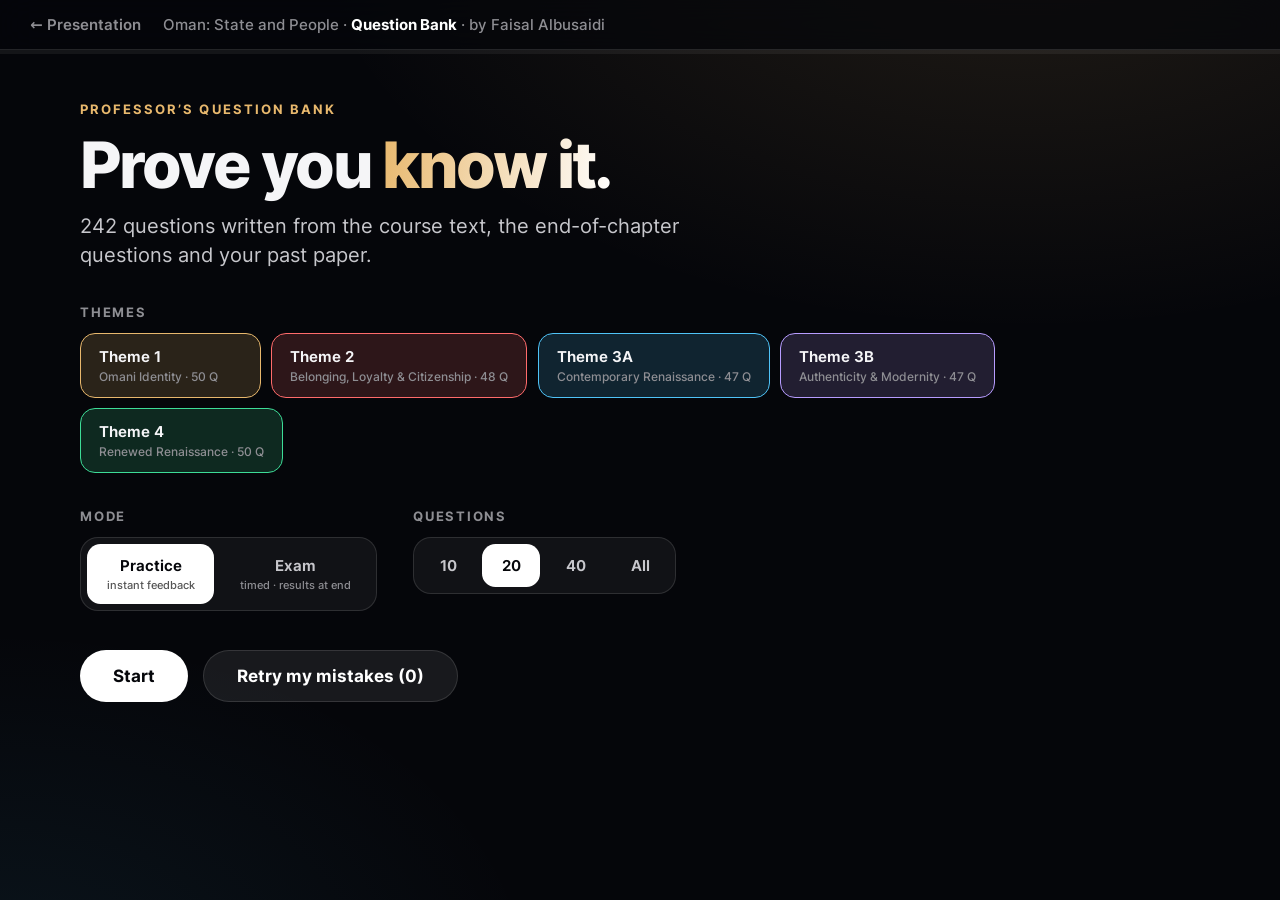
<file: quiz.html>
<!doctype html>
<html lang="en">
<head>
<meta charset="utf-8">
<meta name="viewport" content="width=device-width,initial-scale=1">
<title>Oman Question Bank</title>
<meta name="author" content="Faisal Albusaidi">
<meta name="description" content="Interactive MCQ question bank for Oman: State and People (UHE00111) — all themes.">
<link rel="icon" href="data:image/svg+xml,%3Csvg xmlns='http://www.w3.org/2000/svg' viewBox='0 0 64 64'%3E%3Crect width='64' height='64' rx='14' fill='%2305060a'/%3E%3Cpath d='M18 46V20l8 4v22M34 46V18l12 8v20' stroke='%23e8b86d' stroke-width='5' fill='none' stroke-linejoin='round'/%3E%3C/svg%3E">
<link rel="stylesheet" href="css/quiz.css?v=2">
</head>
<body>
<header class="top">
  <a class="back" href="index.html">← Presentation</a>
  <div class="brand">Oman: State and People · <b>Question Bank</b> · by Faisal Albusaidi</div>
  <div class="hud" id="hud"></div>
</header>
<div class="bar"><i id="prog"></i></div>

<main id="app">
  <!-- start -->
  <section id="v-start" class="view on">
    <p class="eyebrow">Professor’s question bank</p>
    <h1>Prove you <em>know it.</em></h1>
    <p class="lead"><span id="total">0</span> questions written from the course text, the end-of-chapter questions and your past paper.</p>

    <h3 class="lbl">Themes</h3>
    <div class="chips" id="themes"></div>

    <div class="opts">
      <div>
        <h3 class="lbl">Mode</h3>
        <div class="seg" id="mode">
          <button data-v="practice" class="on">Practice<small>instant feedback</small></button>
          <button data-v="exam">Exam<small>timed · results at end</small></button>
        </div>
      </div>
      <div>
        <h3 class="lbl">Questions</h3>
        <div class="seg" id="count">
          <button data-v="10">10</button><button data-v="20" class="on">20</button><button data-v="40">40</button><button data-v="all">All</button>
        </div>
      </div>
    </div>
    <div class="go">
      <button class="btn" id="start">Start</button>
      <button class="btn ghost" id="review" hidden>Retry my mistakes (<span id="wrongN">0</span>)</button>
    </div>
    <div class="mastery" id="mastery"></div>
  </section>

  <!-- question -->
  <section id="v-q" class="view">
    <div class="qhead"><span class="badge" id="qtheme"></span><span class="qtopic" id="qtopic"></span><span class="qnum" id="qnum"></span></div>
    <h2 id="qtext"></h2>
    <div class="answers" id="answers"></div>
    <div class="explain" id="explain" hidden></div>
    <div class="qnav">
      <span class="kb">Keys <kbd>1</kbd>–<kbd>4</kbd> to answer · <kbd>Enter</kbd> next</span>
      <button class="btn" id="next" hidden>Next</button>
    </div>
  </section>

  <!-- results -->
  <section id="v-res" class="view">
    <div class="res-top">
      <svg class="ring" viewBox="0 0 220 220"><circle cx="110" cy="110" r="94" class="trk"/><circle cx="110" cy="110" r="94" class="val" id="ringv"/><text x="110" y="118" id="ringt">0%</text><text x="110" y="148" class="sub" id="rings"></text></svg>
      <div>
        <p class="eyebrow" id="verdictE"></p>
        <h1 id="verdict"></h1>
        <p class="lead" id="resline"></p>
        <div class="go"><button class="btn" id="again">New quiz</button><button class="btn ghost" id="retryWrong">Retry the ones I missed</button></div>
      </div>
    </div>
    <h3 class="lbl">By theme</h3>
    <div class="themebars" id="tbars"></div>
    <h3 class="lbl" id="revH">Review</h3>
    <div class="reviewlist" id="rlist"></div>
  </section>
</main>
<script src="js/quiz.js?v=2"></script>
</body>
</html>
</file>
<file: css/deck.css>
/* ==========================================================
   Oman: State and People — Interactive Revision Deck
   Stage is a fixed 1920×1080 canvas scaled to any screen.
   ========================================================== */
@font-face{font-family:"Inter";src:url(../assets/fonts/inter-var.woff2) format("woff2");font-weight:100 900;font-display:swap}
@font-face{font-family:"Plex Arabic";src:url(../assets/fonts/plex-arabic-400.woff2) format("woff2");font-weight:400;font-display:swap}
@font-face{font-family:"Plex Arabic";src:url(../assets/fonts/plex-arabic-600.woff2) format("woff2");font-weight:600;font-display:swap}

:root{
  --bg:#05060a;
  --bg-2:#0c0e14;
  --ink:#f5f5f7;
  --ink-2:#c7c7cc;
  --ink-3:#8e8e93;
  --line:rgba(255,255,255,.12);
  --glass:rgba(28,30,38,.62);
  --glass-hi:rgba(255,255,255,.07);
  --red:#e0283c; --green:#1aa34a; --white:#fff;
  --gold:#e8b86d;
  --t1:#e8b86d;   /* Omani Identity — sand gold */
  --t2:#ff6b6b;   /* Belonging & Citizenship — rose red */
  --t3a:#4fc3f7;  /* Renaissance history — sea blue */
  --t3b:#b79cff;  /* Authenticity & Modernity — lavender */
  --t4:#3ddc97;   /* Renewed Renaissance — green */
  --accent:var(--gold);
  --ease:cubic-bezier(.2,.8,.2,1);
  --spring:cubic-bezier(.34,1.56,.64,1);
}
*{box-sizing:border-box;margin:0;padding:0}
html,body{height:100%;background:var(--bg);color:var(--ink);overflow:hidden}
body{font-family:"Inter",-apple-system,BlinkMacSystemFont,"SF Pro Display","Segoe UI",system-ui,sans-serif;
  -webkit-font-smoothing:antialiased;text-rendering:optimizeLegibility;font-feature-settings:"ss01","cv11"}
.ar{font-family:"Plex Arabic","Inter",sans-serif;direction:rtl}

/* ---------- stage ---------- */
#viewport{position:fixed;inset:0;display:grid;place-items:center;overflow:hidden;background:
  radial-gradient(1200px 800px at 50% 40%,#0d1018 0%,var(--bg) 70%)}
#stage{position:absolute;left:50%;top:50%;width:1920px;height:1080px;margin:-540px 0 0 -960px;transform-origin:center center;overflow:hidden}

.slide{position:absolute;inset:0;padding:110px 140px 120px;opacity:0;visibility:hidden;
  transform:scale(1.035);filter:blur(14px);
  transition:opacity .8s var(--ease),transform 1.1s var(--ease),filter .8s var(--ease),visibility 0s .8s}
.slide.active{opacity:1;visibility:visible;transform:none;filter:none;transition:opacity .8s var(--ease),transform 1.1s var(--ease),filter .8s var(--ease),visibility 0s}
.slide.past{transform:scale(.97)}
.slide[data-theme="1"]{--accent:var(--t1)}
.slide[data-theme="2"]{--accent:var(--t2)}
.slide[data-theme="3A"]{--accent:var(--t3a)}
.slide[data-theme="3B"]{--accent:var(--t3b)}
.slide[data-theme="4"]{--accent:var(--t4)}

/* ambient glow per slide */
.slide::before{content:"";position:absolute;inset:-20%;pointer-events:none;z-index:-1;
  background:radial-gradient(900px 600px at 85% 20%,color-mix(in srgb,var(--accent) 16%,transparent),transparent 70%),
             radial-gradient(800px 600px at 5% 95%,color-mix(in srgb,var(--accent) 9%,transparent),transparent 70%)}

/* ---------- typography ---------- */
.eyebrow{font-size:26px;font-weight:600;letter-spacing:.16em;text-transform:uppercase;color:var(--accent);margin-bottom:26px;display:flex;align-items:center;gap:18px}
.eyebrow::before{content:"";width:44px;height:3px;border-radius:2px;background:var(--accent)}
h1.display{font-size:150px;line-height:.95;font-weight:800;letter-spacing:-.045em}
h2.title{font-size:82px;line-height:1.02;font-weight:750;letter-spacing:-.035em;margin-bottom:34px;max-width:1100px}
h2.title em,h1.display em{font-style:normal;background:linear-gradient(100deg,var(--accent),color-mix(in srgb,var(--accent) 55%,#fff));-webkit-background-clip:text;background-clip:text;color:transparent}
.lead{font-size:38px;line-height:1.35;color:var(--ink-2);font-weight:450;max-width:900px;letter-spacing:-.01em}
.small{font-size:26px;color:var(--ink-3)}
.muted{color:var(--ink-3)}
.accent{color:var(--accent)}

ul.pts{list-style:none;display:flex;flex-direction:column;gap:26px;margin-top:10px}
ul.pts li{position:relative;font-size:40px;line-height:1.25;font-weight:500;letter-spacing:-.015em;padding-left:42px}
ul.pts li::before{content:"";position:absolute;left:0;top:.5em;width:14px;height:14px;margin-top:-7px;border-radius:50%;background:var(--accent);box-shadow:0 0 22px var(--accent)}
ul.pts li.ico{padding-left:62px}
ul.pts li.ico::before{display:none}
ul.pts li.ico svg{position:absolute;left:0;top:.5em;margin-top:-20px;width:40px;height:40px;color:var(--accent)}
ul.pts li b{font-weight:700;color:#fff}
ul.pts.compact li{font-size:34px}
ul.pts.compact{gap:20px}

/* ---------- layouts ---------- */
.split{display:grid;grid-template-columns:1fr 1fr;gap:80px;height:100%;align-items:center}
.split.wide-r{grid-template-columns:.85fr 1.15fr}
.split.wide-l{grid-template-columns:1.15fr .85fr}
.col{display:flex;flex-direction:column;justify-content:center;min-width:0}
.center{height:100%;display:flex;flex-direction:column;align-items:center;justify-content:center;text-align:center}
.center h2.title,.center .lead{margin-left:auto;margin-right:auto}
.row{display:flex;gap:36px}
.grid-2{display:grid;grid-template-columns:repeat(2,1fr);gap:32px}
.grid-3{display:grid;grid-template-columns:repeat(3,1fr);gap:32px}
.grid-4{display:grid;grid-template-columns:repeat(4,1fr);gap:28px}
.grid-6{display:grid;grid-template-columns:repeat(3,1fr);gap:28px}
.fill{position:absolute;inset:0}
.canvas-host{position:absolute;inset:0;z-index:0}
.canvas-host canvas{display:block;width:100%!important;height:100%!important}
.over{position:relative;z-index:2}
.labels{position:absolute;inset:0;pointer-events:none;z-index:3}

/* ---------- cards ---------- */
.card{position:relative;background:var(--glass);border:1px solid var(--line);border-radius:34px;padding:42px 40px;
  backdrop-filter:blur(24px) saturate(1.3);-webkit-backdrop-filter:blur(24px) saturate(1.3);
  transition:transform .5s var(--spring),border-color .4s,background .4s}
.card h3{font-size:42px;font-weight:700;letter-spacing:-.02em;margin-bottom:12px}
.card p{font-size:30px;line-height:1.35;color:var(--ink-2)}
.card .k{font-size:24px;font-weight:600;letter-spacing:.12em;text-transform:uppercase;color:var(--accent);margin-bottom:16px;display:block}
.card .ic{width:76px;height:76px;border-radius:22px;display:grid;place-items:center;margin-bottom:26px;
  background:color-mix(in srgb,var(--accent) 16%,transparent);color:var(--accent)}
.card .ic svg{width:42px;height:42px}
.card.good{--accent:var(--t4)} .card.bad{--accent:#ff5a5f}
.card.lift:hover,.card.hot.open{transform:translateY(-10px);border-color:color-mix(in srgb,var(--accent) 60%,transparent);background:rgba(40,42,52,.72)}

/* stats */
.stat .n{font-size:150px;font-weight:800;letter-spacing:-.05em;line-height:1;font-variant-numeric:tabular-nums}
.stat .n small{font-size:.45em;font-weight:700;letter-spacing:-.02em;margin-left:6px;color:var(--accent)}
.stat .l{font-size:30px;color:var(--ink-2);margin-top:10px;font-weight:500}

/* quote */
.quote{font-size:44px;line-height:1.3;font-weight:500;letter-spacing:-.015em;max-width:1300px;color:#fff}
.quote::before{content:"\201C";display:block;font-size:150px;line-height:.6;color:var(--accent);font-weight:800;margin-bottom:10px}
.cite{font-size:28px;color:var(--ink-3);margin-top:28px;font-weight:500}
.cite::before{content:"— "}

/* photo */
.photo{position:relative;border-radius:36px;overflow:hidden;box-shadow:0 50px 120px rgba(0,0,0,.6);border:1px solid var(--line)}
.photo img{display:block;width:100%;height:100%;object-fit:cover;transition:transform 6s var(--ease)}
.slide.active .photo.kb img{transform:scale(1.08)}
.photo .cap{position:absolute;left:24px;bottom:22px;font-size:24px;font-weight:600;padding:10px 18px;border-radius:999px;background:rgba(0,0,0,.55);backdrop-filter:blur(10px)}

/* ---------- hover hotspots ---------- */
.hot{cursor:pointer;position:relative}
.hot .plus{display:inline-grid;place-items:center;width:38px;height:38px;border-radius:50%;margin-left:14px;vertical-align:middle;
  border:2px solid color-mix(in srgb,var(--accent) 70%,transparent);color:var(--accent);font-size:26px;font-weight:600;line-height:1;transition:transform .4s var(--spring),background .3s}
.hot:hover .plus,.hot.open .plus{transform:rotate(45deg);background:color-mix(in srgb,var(--accent) 22%,transparent)}
li.hot,span.hot{text-decoration:underline dotted color-mix(in srgb,var(--accent) 55%,transparent);text-underline-offset:10px;text-decoration-thickness:3px}
.card.hot{text-decoration:none}

#pop{position:absolute;z-index:50;width:620px;pointer-events:none;opacity:0;transform:translateY(16px) scale(.96);
  transition:opacity .35s var(--ease),transform .5s var(--spring)}
#pop.show{opacity:1;transform:none}
#pop .in{background:rgba(22,24,32,.86);border:1px solid rgba(255,255,255,.16);border-radius:30px;padding:34px 36px 32px;
  backdrop-filter:blur(30px) saturate(1.4);-webkit-backdrop-filter:blur(30px) saturate(1.4);box-shadow:0 40px 100px rgba(0,0,0,.65)}
#pop .bar{height:5px;width:70px;border-radius:3px;background:var(--pa,var(--gold));margin-bottom:20px}
#pop h4{font-size:36px;font-weight:700;letter-spacing:-.02em;margin-bottom:12px}
#pop p{font-size:28px;line-height:1.42;color:var(--ink-2)}
#pop p+p{margin-top:12px}
#pop .src{margin-top:18px;font-size:21px;color:var(--ink-3);letter-spacing:.02em}
#pop .src::before{content:"Source · ";color:var(--pa,var(--gold));font-weight:600}

/* ---------- reveal animations ---------- */
.rv{opacity:0;transform:translateY(34px);filter:blur(8px);transition:opacity .9s var(--ease),transform 1s var(--ease),filter .9s var(--ease)}
.slide.active .rv{opacity:1;transform:none;filter:none}
.slide.active .rv:nth-child(1){transition-delay:.15s}
.slide.active .rv:nth-child(2){transition-delay:.27s}
.slide.active .rv:nth-child(3){transition-delay:.39s}
.slide.active .rv:nth-child(4){transition-delay:.51s}
.slide.active .rv:nth-child(5){transition-delay:.63s}
.slide.active .rv:nth-child(6){transition-delay:.75s}
.slide.active .rv:nth-child(7){transition-delay:.87s}
.slide.active .rv:nth-child(8){transition-delay:.99s}
.slide.active .rv.d1{transition-delay:.9s}
.slide.active .rv.d2{transition-delay:1.2s}
.slide.active .rv.d3{transition-delay:1.5s}
/* step builds (advance with → before moving to next slide) */
[data-step]{opacity:0;transform:translateY(26px);filter:blur(6px);transition:opacity .7s var(--ease),transform .8s var(--ease),filter .7s var(--ease)}
[data-step].shown{opacity:1;transform:none;filter:none}

/* ---------- chrome ---------- */
#progress{position:absolute;left:0;top:0;height:5px;background:var(--pc,var(--gold));z-index:60;transition:width .8s var(--ease),background .8s;box-shadow:0 0 18px var(--pc,var(--gold))}
#chapter{position:absolute;left:140px;bottom:46px;z-index:60;font-size:22px;font-weight:600;letter-spacing:.12em;text-transform:uppercase;color:var(--ink-3);display:flex;gap:14px;align-items:center}
#chapter i{width:10px;height:10px;border-radius:50%;background:var(--pc,var(--gold));box-shadow:0 0 14px var(--pc,var(--gold))}
#counter{position:absolute;right:140px;bottom:46px;z-index:60;font-size:22px;font-weight:600;color:var(--ink-3);font-variant-numeric:tabular-nums;letter-spacing:.06em}
#brand{position:absolute;right:140px;top:46px;z-index:60;font-size:22px;font-weight:500;letter-spacing:.04em;color:var(--ink-3);transition:opacity .6s}
#brand b{font-weight:650;color:var(--ink-2)}
.cover-title .credit{margin-top:22px;font-size:26px;font-weight:500;letter-spacing:.06em;color:var(--ink-3)}
.cover-title .credit b{font-weight:650;color:var(--gold)}
#nav{position:fixed;left:50%;bottom:22px;transform:translateX(-50%) translateY(20px);z-index:100;display:flex;gap:8px;padding:8px;border-radius:999px;
  background:rgba(30,32,40,.7);border:1px solid var(--line);backdrop-filter:blur(20px);opacity:0;transition:opacity .4s,transform .4s var(--ease)}
body.ui #nav{opacity:1;transform:translateX(-50%)}
#nav button{all:unset;cursor:pointer;height:44px;min-width:44px;padding:0 14px;border-radius:999px;display:grid;place-items:center;color:var(--ink-2);font:600 15px "Inter",sans-serif;letter-spacing:.02em}
#nav button:hover{background:rgba(255,255,255,.1);color:#fff}
#nav svg{width:20px;height:20px}
#blackout{position:fixed;inset:0;background:#000;z-index:200;opacity:0;pointer-events:none;transition:opacity .5s}
body.black #blackout{opacity:1;pointer-events:auto}
#help{position:fixed;inset:0;z-index:150;display:grid;place-items:center;background:rgba(0,0,0,.6);backdrop-filter:blur(12px);opacity:0;pointer-events:none;transition:opacity .3s}
body.help #help{opacity:1;pointer-events:auto}
#help .in{background:#15171e;border:1px solid var(--line);border-radius:28px;padding:40px 48px;min-width:520px;font-size:18px}
#help h3{font-size:24px;margin-bottom:18px}
#help table{border-collapse:collapse;width:100%}
#help td{padding:8px 0;color:var(--ink-2)}
#help kbd{font:600 14px "Inter";background:#2a2d36;border:1px solid #3a3e4a;border-radius:8px;padding:4px 10px;color:#fff;margin-right:6px}

/* overview grid */
body.overview #viewport{overflow:auto;place-items:start center}
#overview{position:fixed;inset:0;z-index:120;overflow:auto;background:rgba(5,6,10,.96);display:none;padding:60px 60px 100px}
body.overview #overview{display:block}
#overview h3{font-size:22px;font-weight:600;letter-spacing:.14em;text-transform:uppercase;color:var(--ink-3);margin:36px 0 18px}
#overview .ov-grid{display:grid;grid-template-columns:repeat(auto-fill,minmax(260px,1fr));gap:16px}
#overview button{all:unset;cursor:pointer;border-radius:16px;padding:18px 20px;background:#11131a;border:1px solid var(--line);min-height:110px;display:flex;flex-direction:column;gap:10px;transition:transform .3s var(--spring),border-color .3s}
#overview button:hover{transform:translateY(-4px);border-color:var(--oc)}
#overview button.cur{border-color:var(--oc);box-shadow:0 0 0 2px var(--oc)}
#overview button b{font-size:13px;color:var(--oc);letter-spacing:.1em}
#overview button span{font-size:17px;font-weight:600;color:#fff;line-height:1.3}

/* ---------- specific components ---------- */
/* timeline */
.tl{position:relative;display:flex;justify-content:space-between;align-items:flex-start;margin-top:40px}
.tl::before{content:"";position:absolute;left:0;right:0;top:31px;height:4px;border-radius:2px;background:linear-gradient(90deg,transparent,var(--line) 6%,var(--line) 94%,transparent)}
.tl .fillbar{position:absolute;left:0;top:31px;height:4px;border-radius:2px;background:var(--accent);box-shadow:0 0 16px var(--accent);width:0;transition:width 2.2s var(--ease) .4s}
.slide.active .tl .fillbar{width:100%}
.tl .node{position:relative;flex:1;display:flex;flex-direction:column;align-items:center;text-align:center;padding:0 10px}
.tl .dot{width:66px;height:66px;border-radius:50%;display:grid;place-items:center;background:var(--bg-2);border:3px solid var(--accent);font-size:22px;font-weight:700;color:var(--accent);margin-bottom:26px;transition:transform .5s var(--spring),background .3s,color .3s;position:relative;z-index:1}
.tl .node:hover .dot,.tl .node.open .dot{transform:scale(1.18);background:var(--accent);color:#000}
.tl .yr{font-size:30px;font-weight:700;color:var(--accent);margin-bottom:8px;letter-spacing:-.01em}
.tl .nm{font-size:34px;font-weight:700;letter-spacing:-.02em;line-height:1.15}
.tl .ds{font-size:24px;color:var(--ink-3);margin-top:8px;line-height:1.3}

/* bars / gantt */
.gantt{position:relative;margin-top:30px}
.gantt .axis{display:flex;justify-content:space-between;font-size:22px;color:var(--ink-3);margin-left:360px;margin-bottom:14px;font-variant-numeric:tabular-nums}
.gantt .gr{display:flex;align-items:center;height:74px;border-top:1px solid rgba(255,255,255,.06)}
.gantt .gl{width:360px;flex:none;font-size:28px;font-weight:650;letter-spacing:-.01em;padding-right:20px}
.gantt .gl small{display:block;font-size:20px;color:var(--ink-3);font-weight:500;margin-top:2px}
.gantt .track{position:relative;flex:1;height:100%}
.gantt .bar{position:absolute;top:18px;height:38px;border-radius:12px;background:linear-gradient(90deg,var(--bc,var(--accent)),color-mix(in srgb,var(--bc,var(--accent)) 60%,#fff));transform-origin:left;transform:scaleX(0);transition:transform 1.4s var(--ease);display:flex;align-items:center;padding:0 16px;font-size:20px;font-weight:700;color:#05060a;white-space:nowrap;cursor:pointer}
.gantt .bar.pt{width:14px!important;padding:0;border-radius:50%;height:14px;top:30px;box-shadow:0 0 0 6px color-mix(in srgb,var(--bc,var(--accent)) 25%,transparent)}
.slide.active .gantt .bar{transform:scaleX(1)}
.gantt .bar:hover{filter:brightness(1.15)}
.gantt .bar .lbl{position:absolute;left:calc(100% + 14px);color:var(--ink-2);font-weight:600;font-size:22px}

/* before/after slider */
.ba{position:relative;height:640px;border-radius:36px;overflow:hidden;border:1px solid var(--line);user-select:none;touch-action:none}
.ba .side{position:absolute;inset:0;padding:54px 60px;display:flex;flex-direction:column;gap:22px}
.ba .before{background:linear-gradient(135deg,#3b2a17,#1d150c);}
.ba .after{background:linear-gradient(135deg,#0c2a3a,#071722);clip-path:inset(0 0 0 var(--cut,50%))}
.ba .after{align-items:flex-end;text-align:right}
.ba h3{font-size:30px;letter-spacing:.14em;text-transform:uppercase;font-weight:700;margin-bottom:8px}
.ba .before h3{color:#e8b86d}.ba .after h3{color:#4fc3f7}
.ba .it{font-size:36px;font-weight:600;display:flex;gap:18px;align-items:center;letter-spacing:-.01em}
.ba .it svg{width:44px;height:44px;flex:none;opacity:.9}
.ba .after .it{flex-direction:row-reverse}
.ba .handle{position:absolute;top:0;bottom:0;left:var(--cut,50%);width:4px;margin-left:-2px;background:#fff;box-shadow:0 0 30px rgba(255,255,255,.6);cursor:ew-resize;z-index:3}
.ba .handle::after{content:"⟷";position:absolute;top:50%;left:50%;transform:translate(-50%,-50%);width:78px;height:78px;border-radius:50%;background:#fff;color:#000;display:grid;place-items:center;font-size:34px;font-weight:700;box-shadow:0 10px 40px rgba(0,0,0,.5)}

/* balance UI */
.seg{display:inline-flex;padding:8px;border-radius:999px;background:rgba(255,255,255,.06);border:1px solid var(--line);gap:6px}
.seg button{all:unset;cursor:pointer;padding:16px 30px;border-radius:999px;font-size:26px;font-weight:650;color:var(--ink-2);transition:background .3s,color .3s}
.seg button.on{background:var(--accent);color:#05060a}
input[type=range].rng{-webkit-appearance:none;appearance:none;width:100%;height:10px;border-radius:5px;background:linear-gradient(90deg,var(--accent) var(--v,50%),rgba(255,255,255,.12) var(--v,50%));outline:none}
input[type=range].rng::-webkit-slider-thumb{-webkit-appearance:none;width:48px;height:48px;border-radius:50%;background:#fff;box-shadow:0 6px 24px rgba(0,0,0,.5),0 0 0 8px color-mix(in srgb,var(--accent) 30%,transparent);cursor:grab}
input[type=range].rng::-moz-range-thumb{width:48px;height:48px;border-radius:50%;background:#fff;border:none;cursor:grab}

/* meters */
.meter{height:26px;border-radius:13px;background:rgba(255,255,255,.08);overflow:hidden}
.meter i{display:block;height:100%;width:var(--w,0);border-radius:13px;background:linear-gradient(90deg,var(--accent),color-mix(in srgb,var(--accent) 50%,#fff));transition:width .6s var(--ease)}

/* flow chart */
.flow{position:relative;width:100%;height:100%}
.flow svg{position:absolute;inset:0;overflow:visible}
.flow .fn{position:absolute;transform:translate(-50%,-50%);padding:26px 34px;border-radius:26px;background:var(--glass);border:2px solid var(--line);text-align:center;font-size:30px;font-weight:650;line-height:1.2;transition:border-color .5s,box-shadow .5s,background .5s;letter-spacing:-.01em}
.flow .fn small{display:block;font-size:22px;font-weight:500;color:var(--ink-3);margin-top:6px}
.flow .fn.lit{border-color:var(--accent);box-shadow:0 0 0 6px color-mix(in srgb,var(--accent) 18%,transparent),0 20px 60px rgba(0,0,0,.5);background:rgba(30,40,36,.8)}
.flow .fn.dec{border-radius:999px}
.flow path.wire{fill:none;stroke:rgba(255,255,255,.18);stroke-width:4}
.flow path.wire.lit{stroke:var(--accent);stroke-dasharray:var(--len);stroke-dashoffset:var(--len);animation:draw 1s var(--ease) forwards;filter:drop-shadow(0 0 8px var(--accent))}
.flow .tag{position:absolute;transform:translate(-50%,-50%);font-size:22px;font-weight:700;letter-spacing:.1em;text-transform:uppercase;padding:6px 14px;border-radius:999px;background:var(--bg);opacity:0;transition:opacity .5s}
.flow .tag.lit{opacity:1}
@keyframes draw{to{stroke-dashoffset:0}}

/* 3D labels */
.lab{position:absolute;left:0;top:0;transform:translate(-50%,-50%);white-space:nowrap;font-size:26px;font-weight:650;letter-spacing:-.01em;
  padding:10px 18px;border-radius:999px;background:rgba(10,12,18,.72);border:1px solid rgba(255,255,255,.16);backdrop-filter:blur(10px);transition:opacity .5s;pointer-events:auto}
.lab.big{font-size:34px;padding:14px 26px}
.lab .dt{display:inline-block;width:12px;height:12px;border-radius:50%;background:var(--accent);margin-right:12px;box-shadow:0 0 12px var(--accent);vertical-align:middle}
.lab.hide{opacity:0}

/* cover */
.cover-title{position:absolute;left:140px;top:50%;transform:translateY(-50%);z-index:2;max-width:980px}
.cover-title .ar{font-size:56px;color:var(--gold);font-weight:600;margin-bottom:20px;display:block;text-align:left}
.cover-title .sub{font-size:36px;color:var(--ink-2);margin-top:34px;font-weight:450;letter-spacing:-.01em}
.btns{display:flex;gap:20px;margin-top:60px}
.btn{all:unset;cursor:pointer;display:inline-flex;align-items:center;gap:14px;font-size:28px;font-weight:650;padding:22px 40px;border-radius:999px;background:#fff;color:#05060a;transition:transform .4s var(--spring),box-shadow .4s}
.btn:hover{transform:scale(1.04);box-shadow:0 20px 60px rgba(255,255,255,.18)}
.btn.ghost{background:rgba(255,255,255,.08);color:#fff;border:1px solid rgba(255,255,255,.2)}
.btn svg{width:26px;height:26px}

/* chapter hero */
.hero .num{font-size:300px;font-weight:800;letter-spacing:-.06em;line-height:.8;
  background:linear-gradient(180deg,var(--accent),color-mix(in srgb,var(--accent) 10%,transparent));-webkit-background-clip:text;background-clip:text;color:transparent;opacity:.95}
.hero .bgimg{position:absolute;inset:0;z-index:-1;overflow:hidden}
.hero .bgimg img{position:absolute;right:0;top:0;height:100%;width:62%;object-fit:cover;opacity:.55;
  -webkit-mask-image:linear-gradient(90deg,transparent,#000 45%);mask-image:linear-gradient(90deg,transparent,#000 45%);transform:scale(1.06);transition:transform 8s var(--ease)}
.slide.active.hero .bgimg img{transform:scale(1)}
.hero .q{font-size:34px;line-height:1.4;color:var(--ink-2);max-width:860px;margin-top:48px;font-weight:450;border-left:4px solid var(--accent);padding-left:30px}
.hero .q small{display:block;color:var(--ink-3);font-size:24px;margin-top:14px}

/* agenda */
.agenda{display:grid;grid-template-columns:repeat(5,1fr);gap:24px;margin-top:40px}
.agenda .card{cursor:pointer;min-height:420px;display:flex;flex-direction:column;justify-content:space-between}
.agenda .card .big{font-size:110px;font-weight:800;letter-spacing:-.05em;color:var(--accent);line-height:1}
.agenda .card h3{font-size:36px;line-height:1.12}
.agenda .card:hover{transform:translateY(-14px) scale(1.02);border-color:var(--accent)}

/* icon tile */
.tile{display:flex;flex-direction:column;align-items:flex-start;gap:18px}
.tile .ic{margin:0}
.tile h3{font-size:36px;margin:0}

/* pill list */
.pills{display:flex;flex-wrap:wrap;gap:16px}
.pill{font-size:28px;font-weight:600;padding:14px 26px;border-radius:999px;border:1px solid color-mix(in srgb,var(--accent) 45%,transparent);background:color-mix(in srgb,var(--accent) 10%,transparent)}

/* donut */
.donut text{font-family:"Inter";fill:#fff}
.donut .dseg{transition:stroke-dashoffset 1.6s var(--ease),stroke-width .3s;cursor:pointer}
.donut .dseg:hover{stroke-width:58}

/* vs layout */
.vs{display:grid;grid-template-columns:1fr auto 1fr;gap:40px;align-items:center}
.vs .mid{font-size:40px;font-weight:800;color:var(--ink-3)}

/* concentric */
.conc{position:relative;width:820px;height:820px}
.conc .ring{position:absolute;left:50%;top:50%;border-radius:50%;transform:translate(-50%,-50%) scale(.6);opacity:0;border:2px solid color-mix(in srgb,var(--accent) 60%,transparent);
  background:radial-gradient(circle,color-mix(in srgb,var(--accent) 6%,transparent),color-mix(in srgb,var(--accent) 14%,transparent));transition:transform 1.2s var(--spring),opacity 1s;display:flex;justify-content:center;cursor:pointer}
.slide.active .conc .ring{transform:translate(-50%,-50%);opacity:1}
.conc .ring:hover{background:radial-gradient(circle,color-mix(in srgb,var(--accent) 12%,transparent),color-mix(in srgb,var(--accent) 26%,transparent))}
.conc .ring span{margin-top:34px;font-size:28px;font-weight:700;letter-spacing:.04em}
.conc .r1{width:820px;height:820px;transition-delay:.6s!important}
.conc .r2{width:590px;height:590px;transition-delay:.4s!important}
.conc .r3{width:370px;height:370px;transition-delay:.2s!important}
.conc .core{position:absolute;left:50%;top:50%;transform:translate(-50%,-50%);width:180px;height:180px;border-radius:50%;background:var(--accent);color:#05060a;display:grid;place-items:center;font-size:34px;font-weight:800;box-shadow:0 0 80px var(--accent);cursor:pointer}
.conc .orb{position:absolute;left:50%;top:50%;width:0;height:0;animation:spin 40s linear infinite}
@keyframes spin{to{transform:rotate(360deg)}}

/* misc */
.sep{height:1px;background:var(--line);margin:30px 0}
.kbd-hint{position:absolute;bottom:140px;left:50%;transform:translateX(-50%);font-size:22px;color:var(--ink-3);letter-spacing:.08em}
.badge{display:inline-flex;align-items:center;gap:10px;font-size:22px;font-weight:700;letter-spacing:.08em;text-transform:uppercase;padding:8px 18px;border-radius:999px;background:color-mix(in srgb,var(--accent) 16%,transparent);color:var(--accent)}
.note{font-size:22px;color:var(--ink-3);margin-top:22px}
.glow-num{font-variant-numeric:tabular-nums}
.cta-ring{position:absolute;inset:0;pointer-events:none}

@media (prefers-reduced-motion:reduce){*{transition-duration:.01s!important;animation-duration:.01s!important}}

/* button cards (rights & duties) */
button.card{all:unset;box-sizing:border-box;display:block;cursor:pointer;width:100%;padding:24px 32px;border-radius:26px;background:var(--glass);border:1px solid var(--line);transition:transform .5s var(--spring),border-color .4s,background .4s,opacity .4s}
button.card h3{font-size:32px;font-weight:700;letter-spacing:-.01em;margin:0}
button.card:hover{transform:translateX(6px);border-color:var(--accent)}
button.card.used{opacity:.35;transform:scale(.96);cursor:default;border-color:var(--accent)}
/* flow nodes keep their centring transform while building */
.flow .fn{background:rgba(18,20,28,.97);white-space:nowrap}
.flow .fn[data-step]{transform:translate(-50%,-50%) translateY(26px)}
.flow .fn[data-step].shown{transform:translate(-50%,-50%)}
.flow .card[data-step]{background:rgba(18,20,28,.97)}

.slide.vc{display:flex;flex-direction:column;justify-content:center}
</file>
<file: css/quiz.css>
@font-face{font-family:"Inter";src:url(../assets/fonts/inter-var.woff2) format("woff2");font-weight:100 900;font-display:swap}
:root{--bg:#05060a;--ink:#f5f5f7;--ink2:#c7c7cc;--ink3:#8e8e93;--line:rgba(255,255,255,.12);--card:rgba(28,30,38,.7);
  --t1:#e8b86d;--t2:#ff6b6b;--t3a:#4fc3f7;--t3b:#b79cff;--t4:#3ddc97;--ok:#3ddc97;--bad:#ff5a5f;--accent:#e8b86d;--ease:cubic-bezier(.2,.8,.2,1);--spring:cubic-bezier(.34,1.56,.64,1)}
*{box-sizing:border-box;margin:0;padding:0}
html{font-size:clamp(15px,1.05vw,24px)}
body{min-height:100vh;background:radial-gradient(1200px 700px at 80% -10%,rgba(232,184,109,.13),transparent 60%),radial-gradient(900px 600px at 0% 110%,rgba(79,195,247,.08),transparent 60%),var(--bg);
  color:var(--ink);font-family:"Inter",-apple-system,"Segoe UI",system-ui,sans-serif;-webkit-font-smoothing:antialiased}
.top{position:sticky;top:0;z-index:5;display:flex;align-items:center;gap:1.5rem;padding:1rem 2rem;background:rgba(5,6,10,.7);backdrop-filter:blur(18px);border-bottom:1px solid var(--line)}
.back{color:var(--ink3);text-decoration:none;font-weight:600}.back:hover{color:#fff}
.brand{flex:1;color:var(--ink3);font-weight:500}.brand b{color:#fff}
.hud{font-weight:700;font-variant-numeric:tabular-nums;display:flex;gap:1.2rem;color:var(--ink2)}
.hud .ok{color:var(--ok)}.hud .bad{color:var(--bad)}
.bar{height:4px;background:rgba(255,255,255,.06)}.bar i{display:block;height:100%;width:0;background:var(--accent);box-shadow:0 0 14px var(--accent);transition:width .6s var(--ease)}
main{max-width:1180px;margin:0 auto;padding:3.2rem 2rem 6rem}
.view{display:none;animation:in .6s var(--ease)}.view.on{display:block}
@keyframes in{from{opacity:0;transform:translateY(18px);filter:blur(6px)}to{opacity:1;transform:none;filter:none}}
.eyebrow{color:var(--accent);font-weight:700;letter-spacing:.16em;text-transform:uppercase;font-size:.85rem;margin-bottom:1rem}
h1{font-size:clamp(2.6rem,5vw,4.6rem);line-height:1.02;letter-spacing:-.04em;font-weight:800}
h1 em{font-style:normal;background:linear-gradient(100deg,var(--accent),#fff);-webkit-background-clip:text;background-clip:text;color:transparent}
.lead{font-size:1.3rem;color:var(--ink2);margin-top:1rem;line-height:1.45;max-width:46rem}
.lbl{font-size:.85rem;letter-spacing:.14em;text-transform:uppercase;color:var(--ink3);margin:2.4rem 0 .9rem;font-weight:700}
.chips{display:flex;flex-wrap:wrap;gap:.7rem}
.chip{all:unset;cursor:pointer;padding:.85rem 1.2rem;border-radius:1rem;border:1px solid var(--line);background:var(--card);font-weight:650;display:flex;flex-direction:column;gap:.2rem;min-width:9.5rem;transition:transform .4s var(--spring),border-color .3s,background .3s}
.chip small{color:var(--ink3);font-weight:500;font-size:.8rem}
.chip.on{border-color:var(--c);background:color-mix(in srgb,var(--c) 16%,transparent)}
.chip:hover{transform:translateY(-3px)}
.opts{display:flex;flex-wrap:wrap;gap:2.4rem}
.seg{display:inline-flex;gap:.4rem;padding:.4rem;border-radius:1.2rem;background:rgba(255,255,255,.05);border:1px solid var(--line)}
.seg button{all:unset;cursor:pointer;padding:.8rem 1.3rem;border-radius:.9rem;font-weight:650;color:var(--ink2);display:flex;flex-direction:column;gap:.15rem;text-align:center}
.seg button small{font-size:.75rem;font-weight:500;color:var(--ink3)}
.seg button.on{background:#fff;color:#05060a}.seg button.on small{color:#555}
.go{display:flex;gap:1rem;flex-wrap:wrap;margin-top:2.6rem}
.btn{all:unset;cursor:pointer;background:#fff;color:#05060a;font-weight:700;font-size:1.1rem;padding:1rem 2.2rem;border-radius:999px;transition:transform .35s var(--spring),box-shadow .35s}
.btn:hover{transform:scale(1.04);box-shadow:0 14px 40px rgba(255,255,255,.15)}
.btn.ghost{background:rgba(255,255,255,.08);color:#fff;border:1px solid var(--line)}
.mastery{margin-top:3rem;display:grid;grid-template-columns:repeat(auto-fit,minmax(12rem,1fr));gap:1rem}
.mastery .m{background:var(--card);border:1px solid var(--line);border-radius:1.2rem;padding:1.1rem 1.2rem}
.mastery .m b{display:block;font-size:.8rem;letter-spacing:.1em;text-transform:uppercase;color:var(--c)}
.mastery .m span{font-size:1.8rem;font-weight:800;letter-spacing:-.03em}
.mastery .m i{display:block;height:6px;border-radius:3px;background:rgba(255,255,255,.08);margin-top:.6rem;overflow:hidden}
.mastery .m i::after{content:"";display:block;height:100%;width:var(--w);background:var(--c)}

.qhead{display:flex;align-items:center;gap:1rem;margin-bottom:1.6rem;flex-wrap:wrap}
.badge{font-size:.8rem;font-weight:800;letter-spacing:.12em;text-transform:uppercase;padding:.45rem .9rem;border-radius:999px;background:color-mix(in srgb,var(--accent) 18%,transparent);color:var(--accent)}
.qtopic{color:var(--ink3);font-weight:600;flex:1}
.qnum{color:var(--ink3);font-weight:700;font-variant-numeric:tabular-nums}
#qtext{font-size:clamp(1.7rem,3vw,2.5rem);line-height:1.22;letter-spacing:-.025em;font-weight:750;margin-bottom:2rem}
.answers{display:grid;gap:.9rem}
.ans{all:unset;cursor:pointer;display:flex;align-items:center;gap:1.1rem;padding:1.2rem 1.4rem;border-radius:1.2rem;border:1.5px solid var(--line);background:var(--card);font-size:1.25rem;font-weight:550;line-height:1.35;transition:transform .35s var(--spring),border-color .25s,background .25s,opacity .3s}
.ans:hover:not(.done){transform:translateX(6px);border-color:var(--accent)}
.ans .k{flex:none;width:2.4rem;height:2.4rem;border-radius:.8rem;display:grid;place-items:center;font-weight:800;background:rgba(255,255,255,.08);font-size:1rem}
.ans.sel{border-color:var(--accent);background:color-mix(in srgb,var(--accent) 12%,transparent)}
.ans.right{border-color:var(--ok);background:rgba(61,220,151,.13)}.ans.right .k{background:var(--ok);color:#05060a}
.ans.wrong{border-color:var(--bad);background:rgba(255,90,95,.12);animation:shake .45s}.ans.wrong .k{background:var(--bad);color:#05060a}
.ans.dim{opacity:.4}
@keyframes shake{20%,60%{transform:translateX(-8px)}40%,80%{transform:translateX(8px)}}
.explain{margin-top:1.4rem;padding:1.3rem 1.5rem;border-radius:1.2rem;background:rgba(255,255,255,.04);border:1px solid var(--line);font-size:1.1rem;line-height:1.5;color:var(--ink2);animation:in .5s var(--ease)}
.explain b{color:#fff}.explain .src{display:block;margin-top:.7rem;color:var(--ink3);font-size:.9rem}
.explain .note{display:block;margin-top:.8rem;padding:.8rem 1rem;border-radius:.8rem;background:rgba(232,184,109,.1);color:#f3d9ae;font-size:.95rem}
.qnav{display:flex;justify-content:space-between;align-items:center;margin-top:2rem;gap:1rem}
.kb{color:var(--ink3);font-size:.9rem}
kbd{font:700 .8rem Inter,sans-serif;background:#1e2029;border:1px solid #333744;border-radius:.4rem;padding:.15rem .45rem;color:#fff}

.res-top{display:grid;grid-template-columns:auto 1fr;gap:3rem;align-items:center}
.ring{width:15rem;height:15rem}
.ring circle{fill:none;stroke-width:14}.ring .trk{stroke:rgba(255,255,255,.08)}
.ring .val{stroke:var(--accent);stroke-linecap:round;transform:rotate(-90deg);transform-origin:110px 110px;stroke-dasharray:590.6;stroke-dashoffset:590.6;transition:stroke-dashoffset 1.6s var(--ease)}
.ring text{fill:#fff;text-anchor:middle;font-size:44px;font-weight:800;font-family:Inter}.ring text.sub{font-size:15px;fill:#8e8e93;font-weight:600}
.themebars{display:grid;gap:.8rem}
.tb{display:grid;grid-template-columns:14rem 1fr 4rem;gap:1rem;align-items:center}
.tb b{color:var(--c);font-weight:700}
.tb i{height:12px;border-radius:6px;background:rgba(255,255,255,.08);overflow:hidden}.tb i::after{content:"";display:block;height:100%;width:var(--w);background:var(--c);transition:width 1.2s var(--ease)}
.tb span{text-align:right;font-weight:700;font-variant-numeric:tabular-nums}
.reviewlist{display:grid;gap:.9rem}
.rv{background:var(--card);border:1px solid var(--line);border-radius:1.1rem;padding:1.1rem 1.3rem}
.rv h4{font-size:1.1rem;line-height:1.35;margin-bottom:.5rem}
.rv p{color:var(--ink2);line-height:1.45}.rv .y{color:var(--bad)}.rv .c{color:var(--ok)}
@media (max-width:760px){.res-top{grid-template-columns:1fr}.tb{grid-template-columns:7rem 1fr 3rem}main{padding:2rem 1rem 5rem}.top{padding:.8rem 1rem}.brand{display:none}}
</file>
